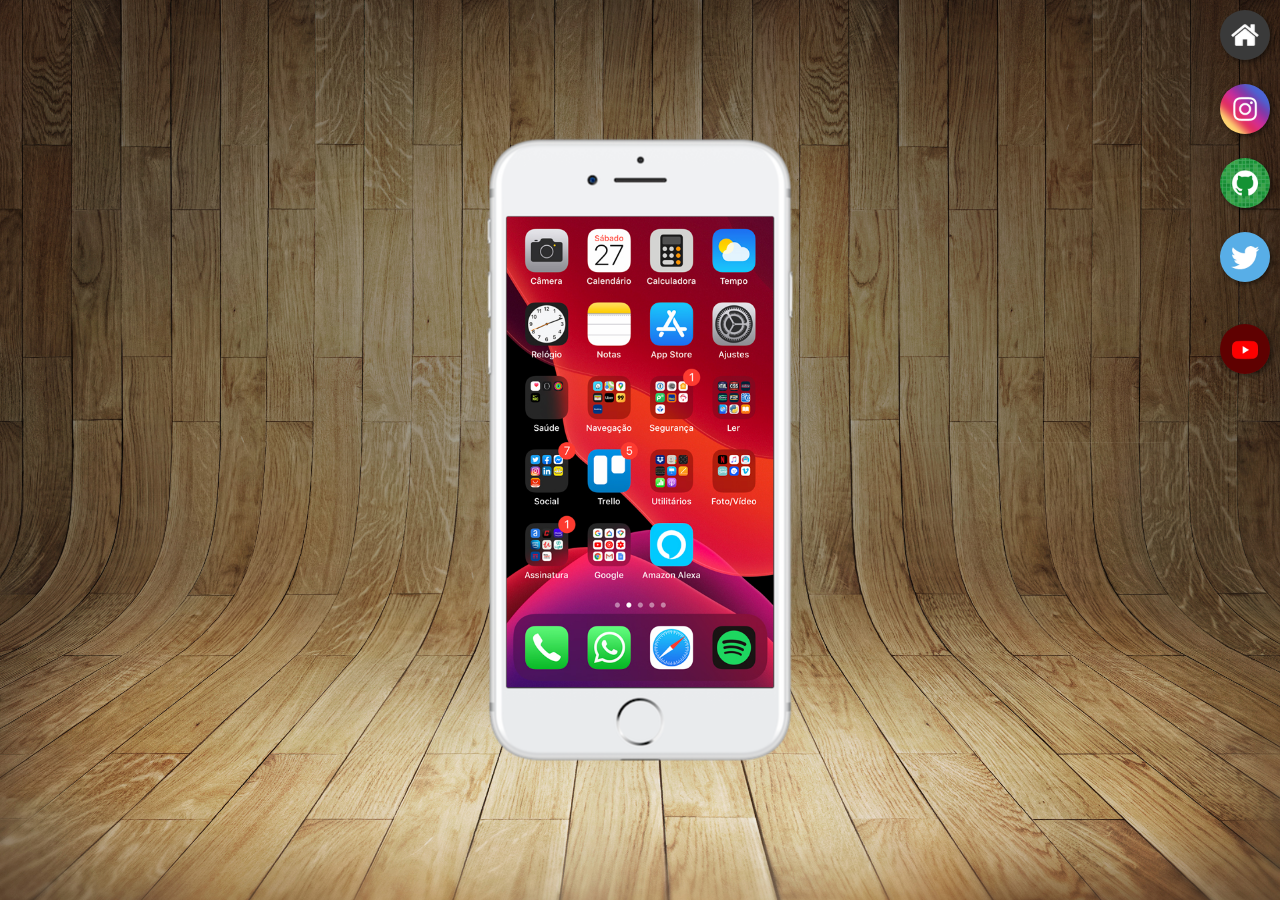
<file: index.html>
<!DOCTYPE html>
<html lang="pt-br">
<head>
  <meta charset="UTF-8">
  <meta http-equiv="X-UA-Compatible" content="IE=edge">
  <meta name="viewport" content="width=device-width, initial-scale=1.0">
  <link rel="shortcut icon" href="favicon.ico" type="image/x-icon">
  <title>Projeto Redes Sociais</title>
  <link rel="stylesheet" href="estilos/style.css">

  
</head>
<body>
    <main>
      <section id="telefone">
        <iframe src="home.html" name="tela" id="tela" frameborder="0" scrooling="auto"></iframe>
      </section>
      <section id="redes-sociais">

        <a href="home.html" target="tela"><img src="imagens/logo-home.jpg" alt="Home"></a><br>
        <a href="instagram.html" target="tela"><img src="imagens/logo-instagram.jpg" alt="Instagram"></a><br>
        <a href="GitHub.html" target="tela"><img src="imagens/logo-github.jpg" alt="Github"></a><br>
        <a href="twitter.html" target="tela"><img src="imagens/logo-twitter.jpg" alt="Twitter"></a><br>
        <br>
        <a href="youtube.html" target="tela"> <img src="imagens/logo-youtube.jpg" alt="Youtube"></a><br>

      </section>
    </main>
  </div>
</body>
</html>
</file>
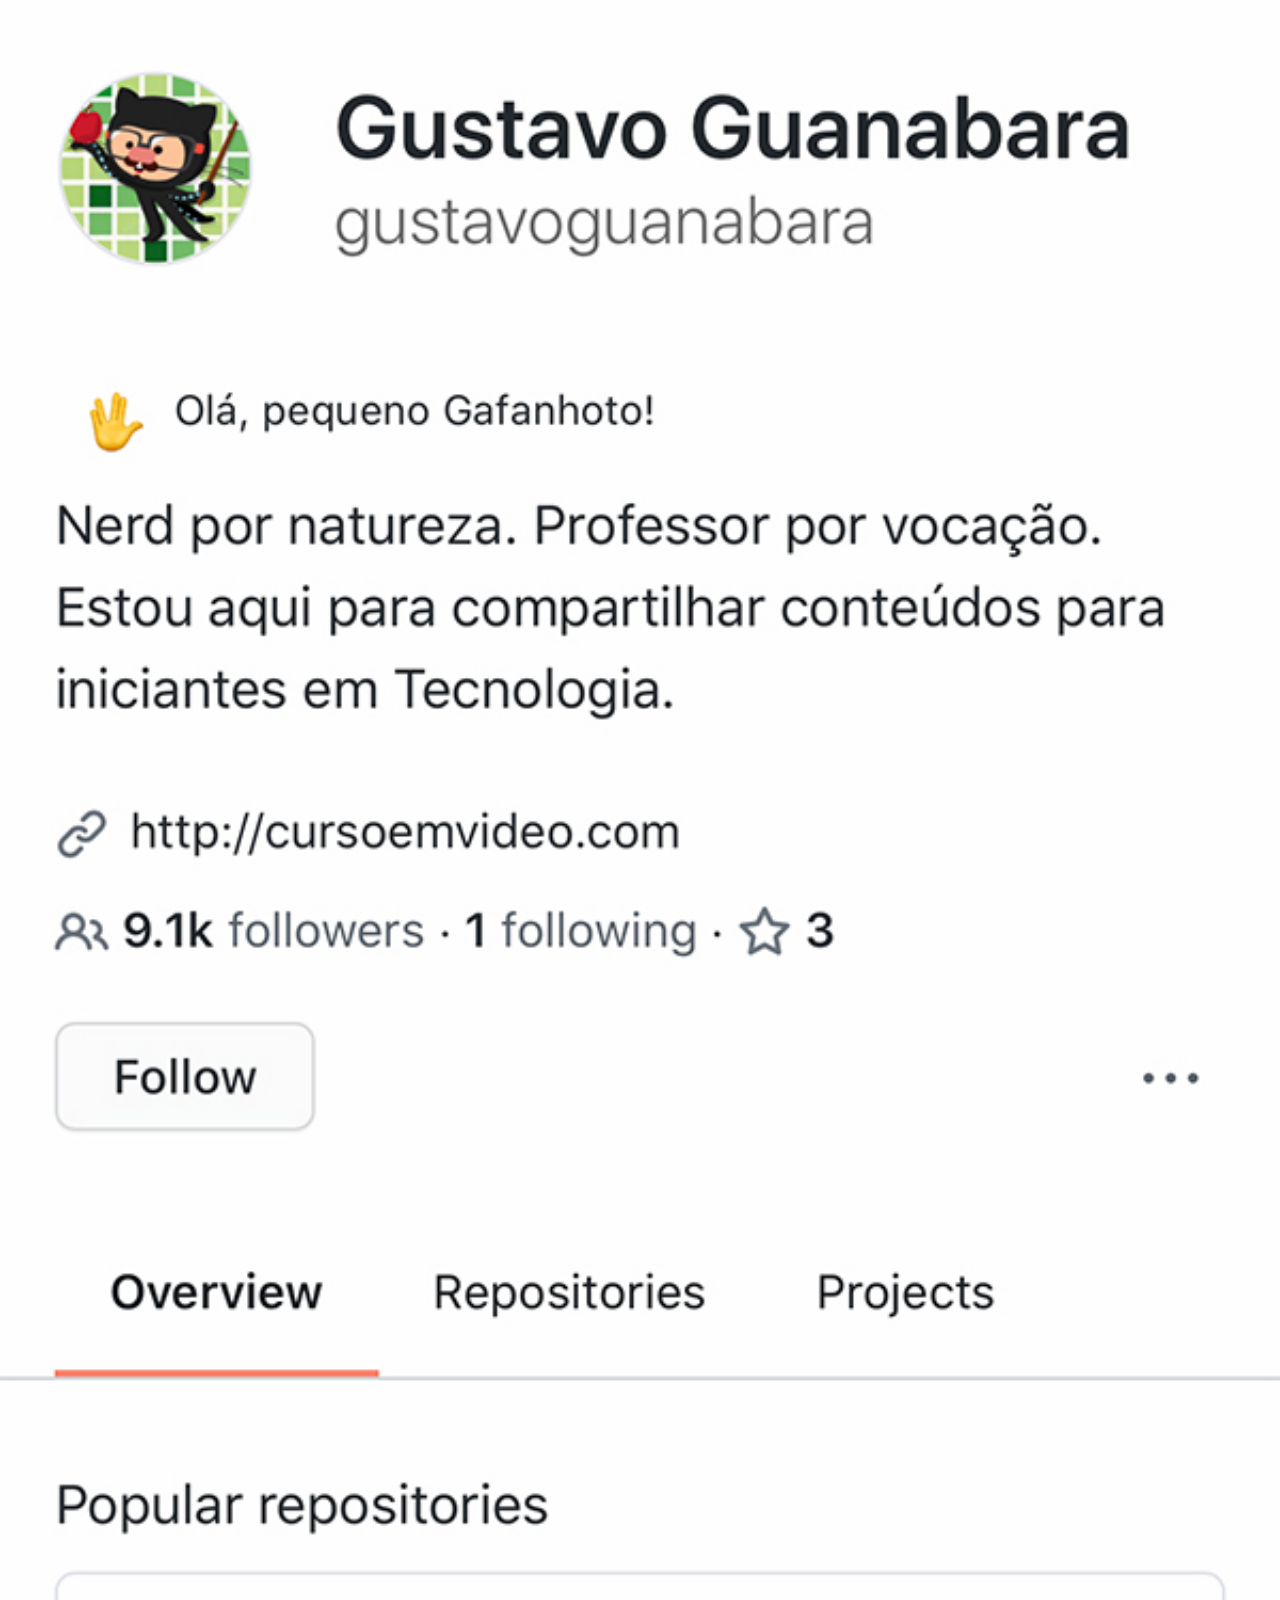
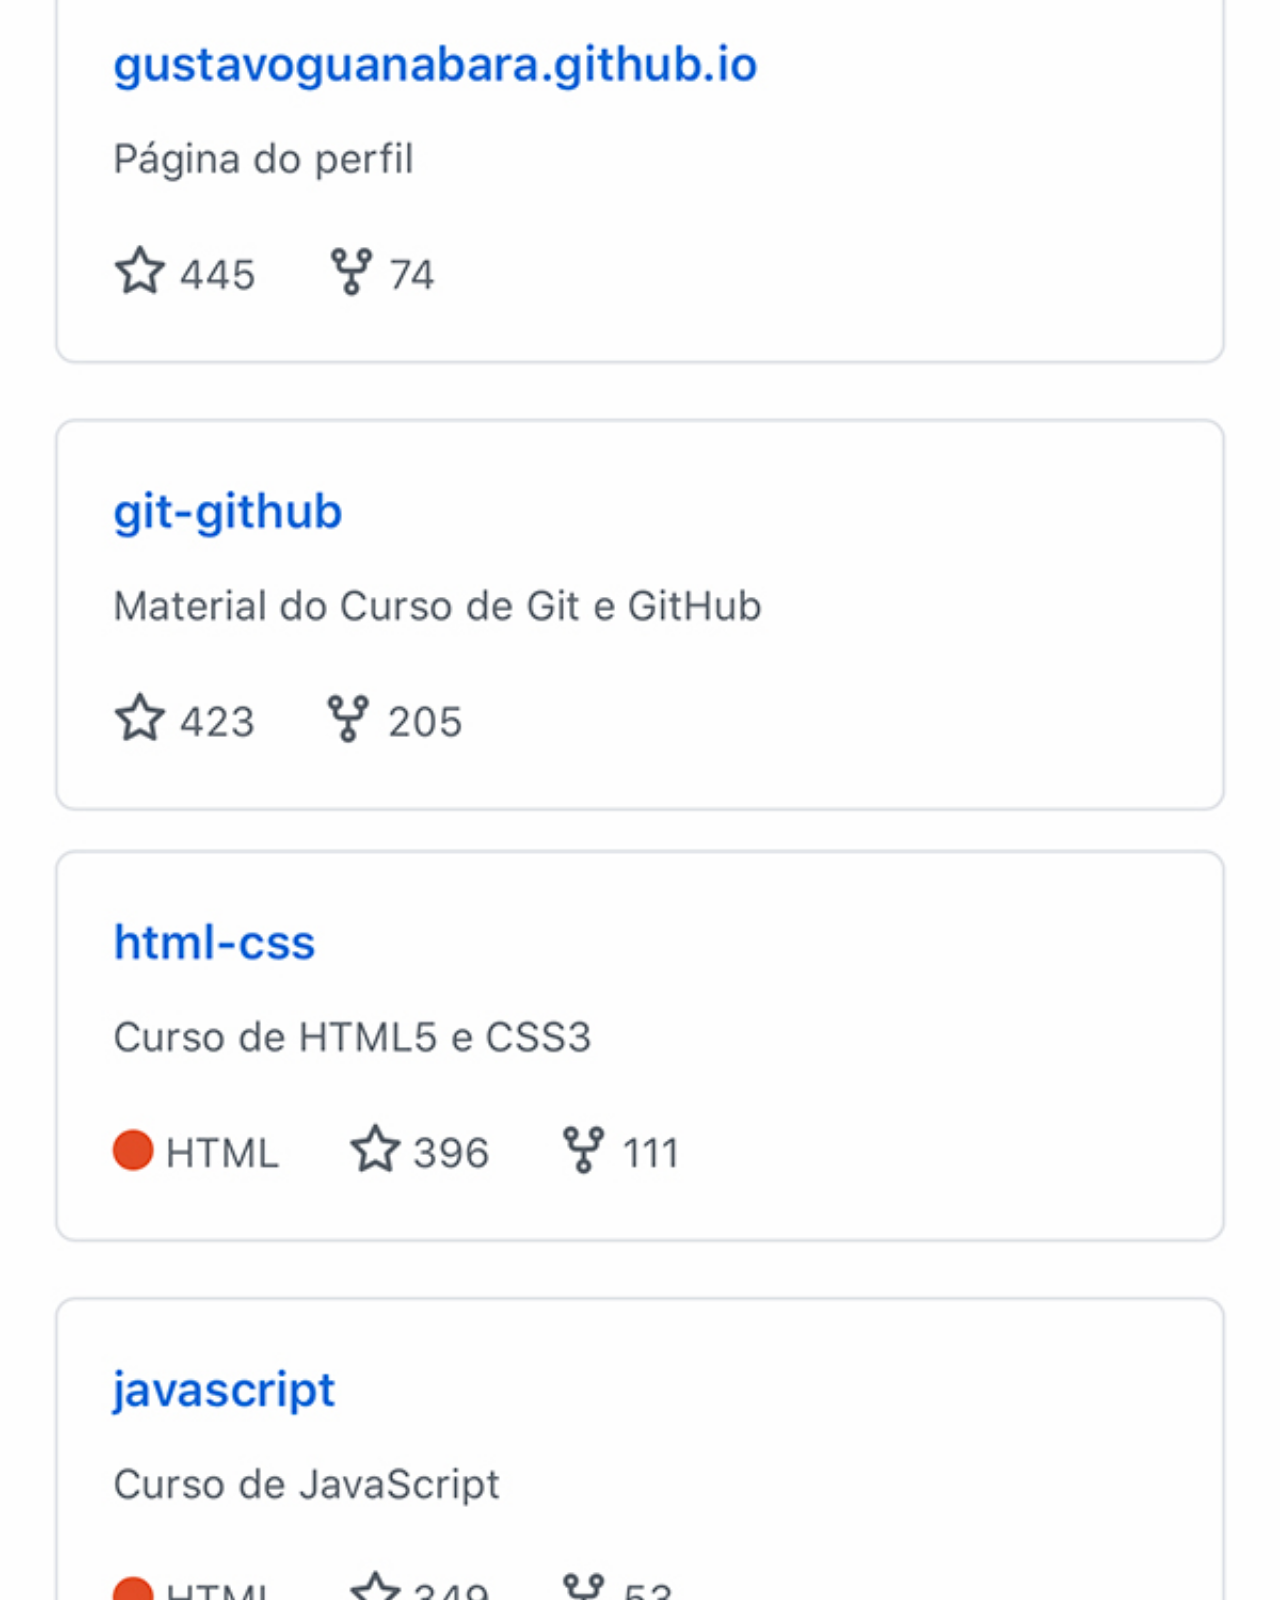
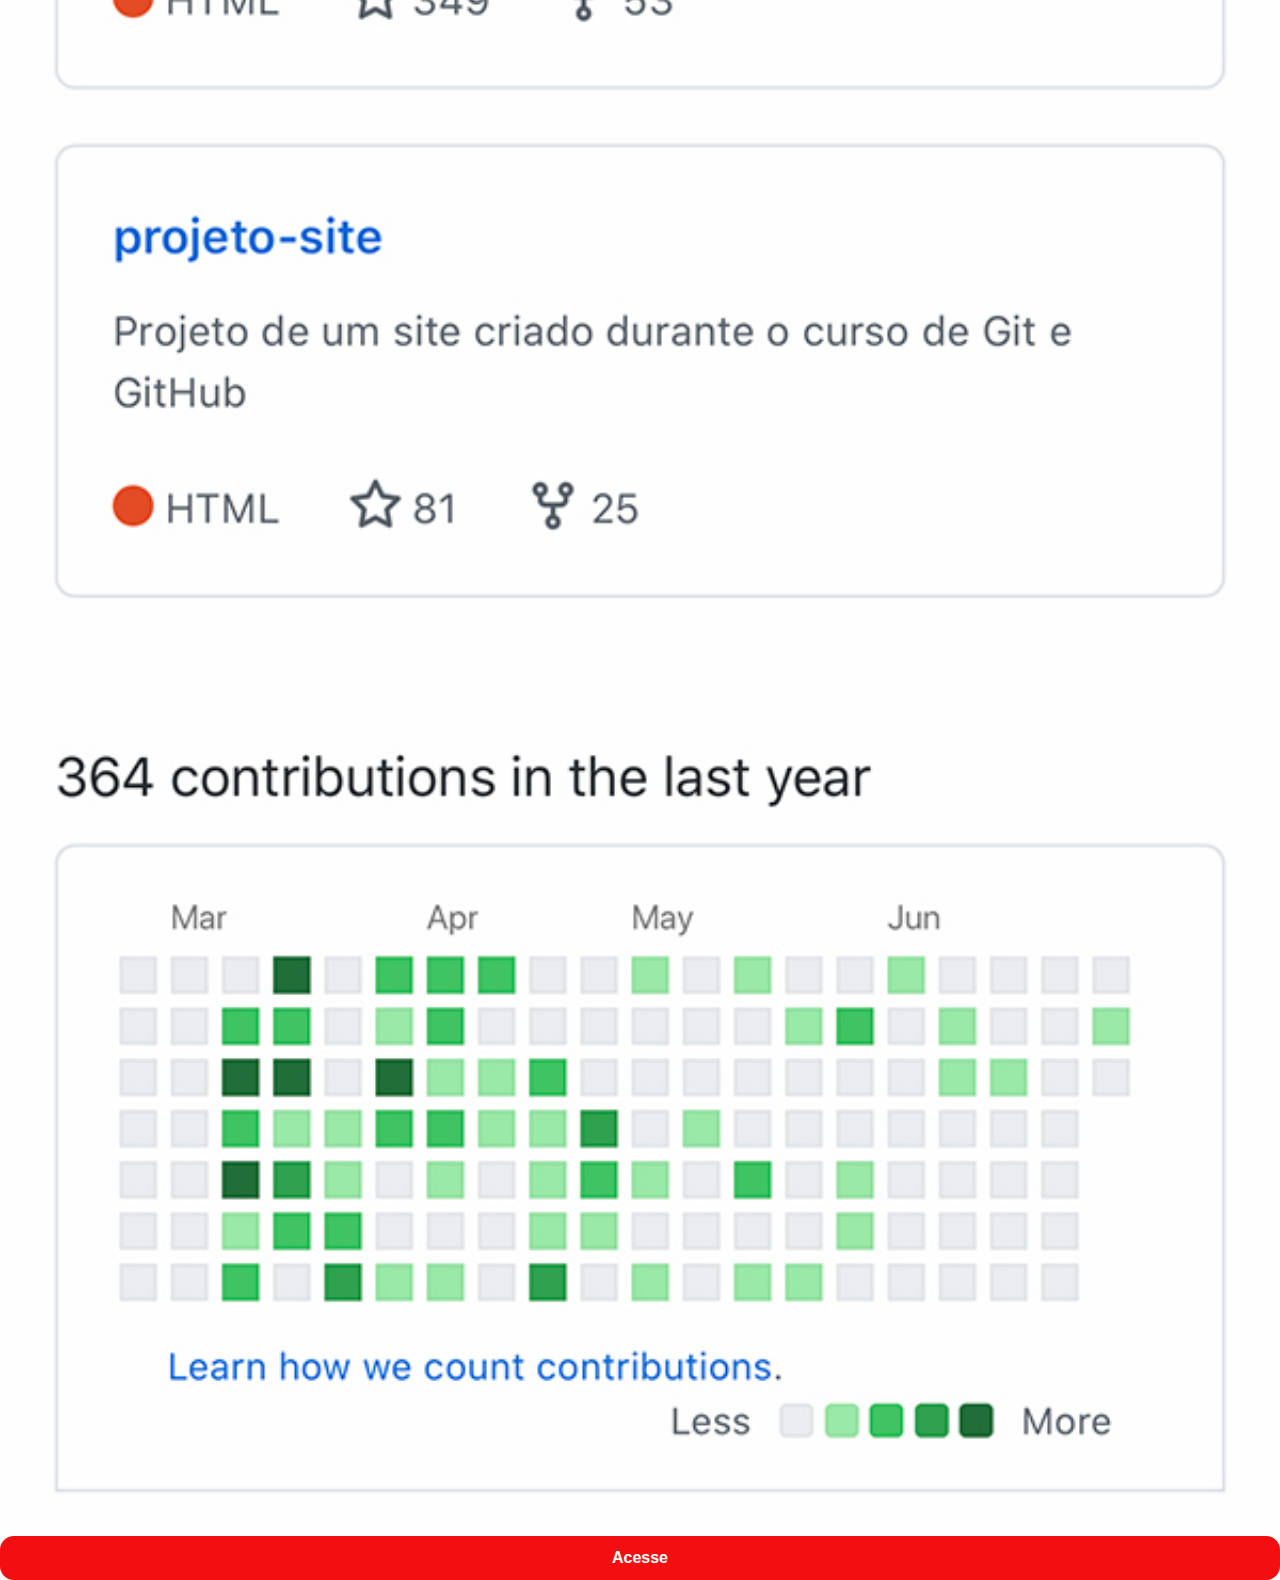
<file: GitHub.html>
<!DOCTYPE html>
<html lang="en">
<head>
  <meta charset="UTF-8">
  <meta http-equiv="X-UA-Compatible" content="IE=edge">
  <meta name="viewport" content="width=device-width, initial-scale=1.0">
  <title>Github</title>
  <link rel="stylesheet" href="estilos/social.css">
</head>
<body>
  <img src="imagens/tela-github.jpg" alt="Github">
  <a href="https://github.com/gustavoguanabara">Acesse</a>
</body>
</html>
</file>
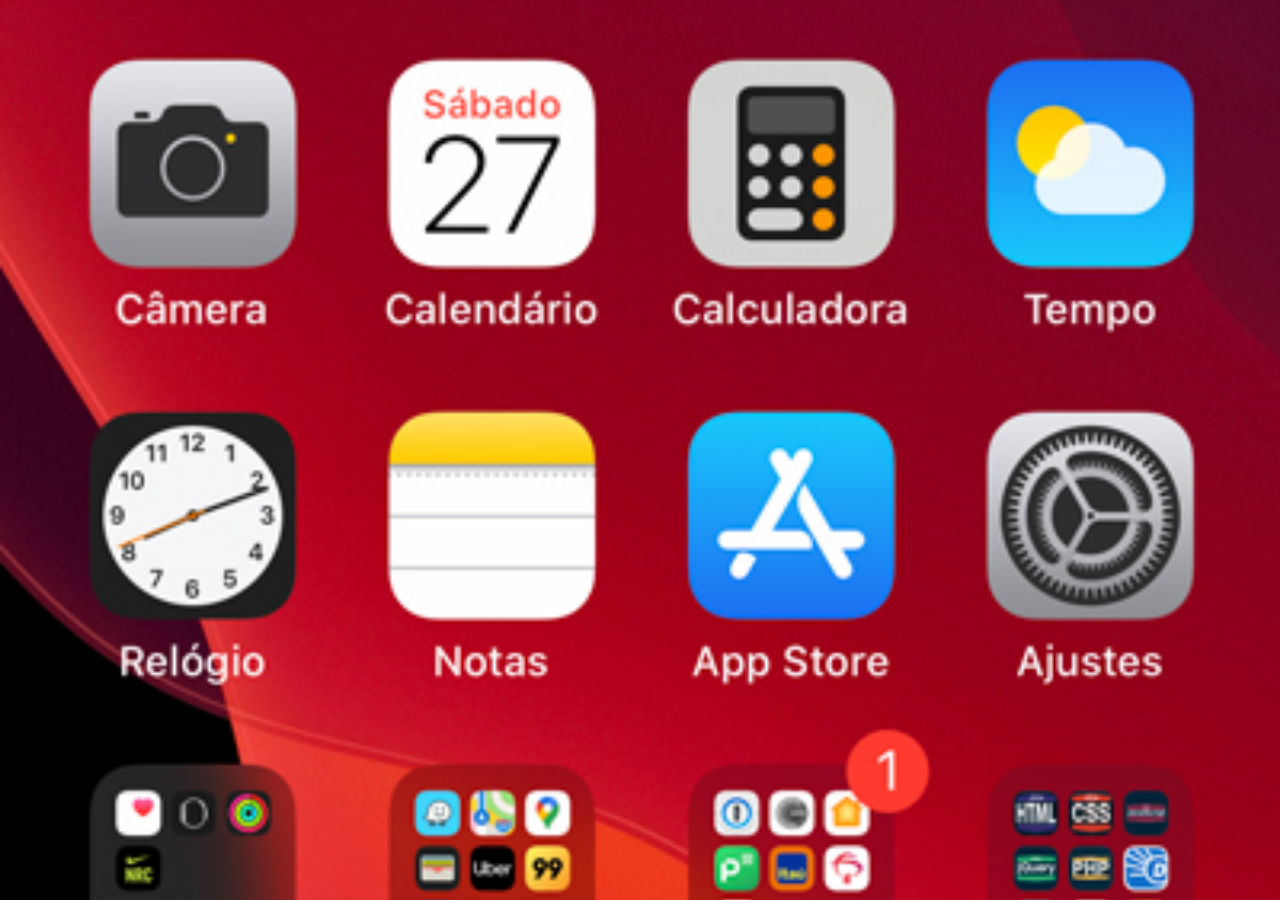
<file: home.html>
<!DOCTYPE html>
<html lang="en">
<head>
  <meta charset="UTF-8">
  <meta http-equiv="X-UA-Compatible" content="IE=edge">
  <meta name="viewport" content="width=device-width, initial-scale=1.0">
  <title>Home</title>
  <style>
    *{
      padding: 0px;
      margin: 0px;
    }

    body{
      height: 100vh;
      width: 100vw;
      background: url('imagens/tela-home.jpg') no-repeat top center;
      background-size: cover;
    }
  </style>
</head>
<body>
  
</body>
</html>
</file>
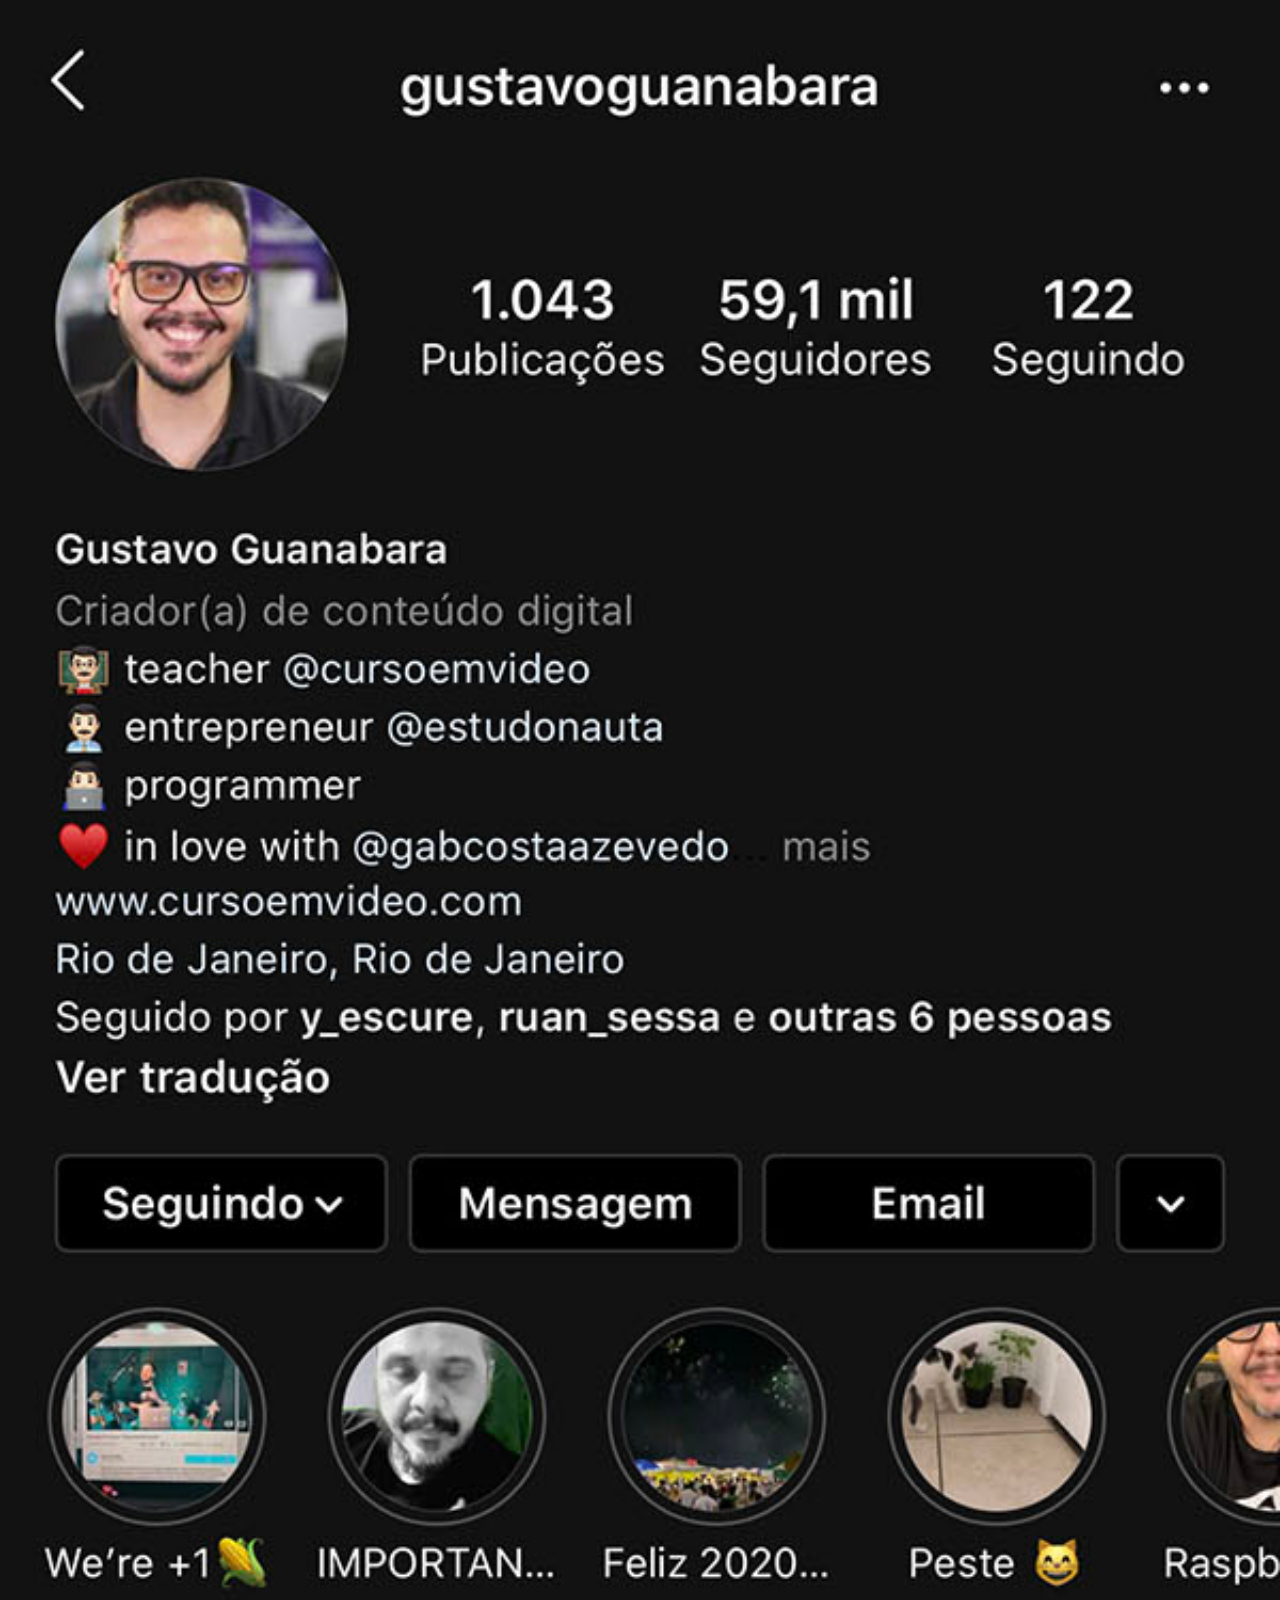
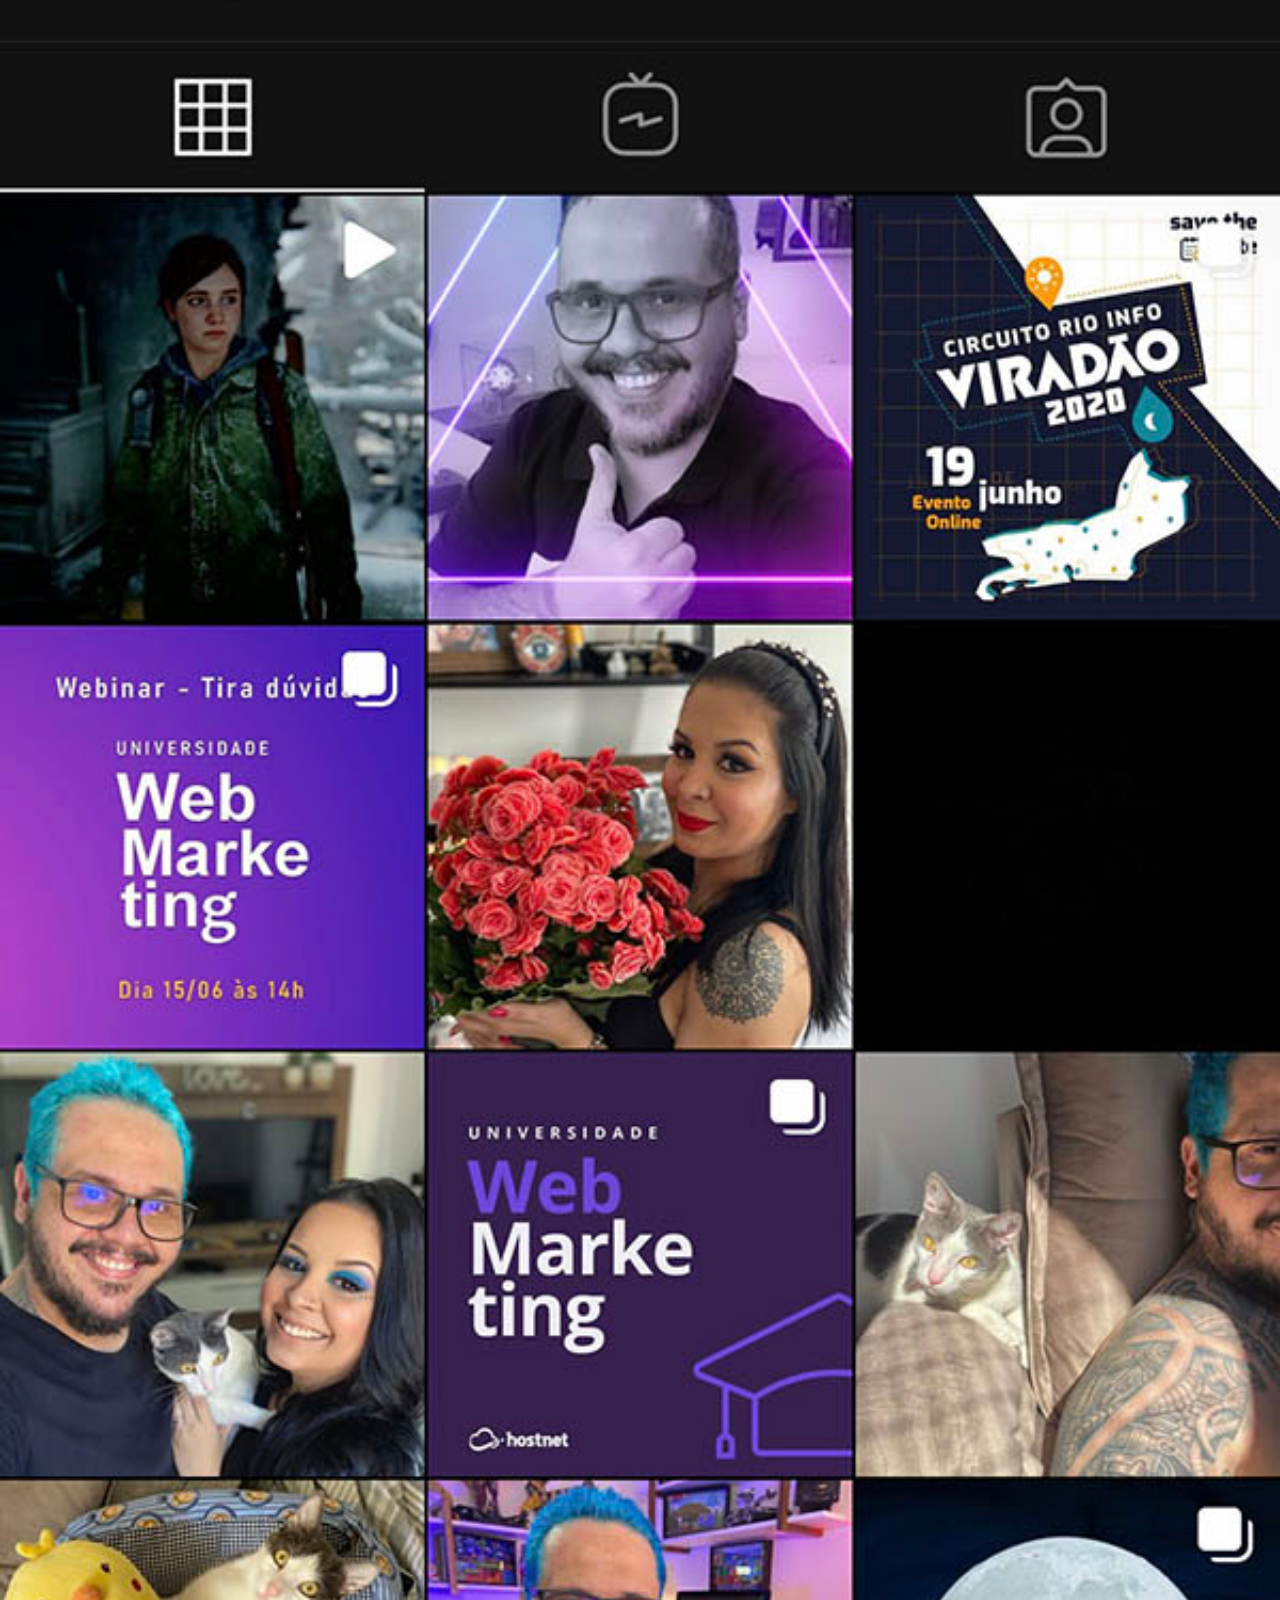
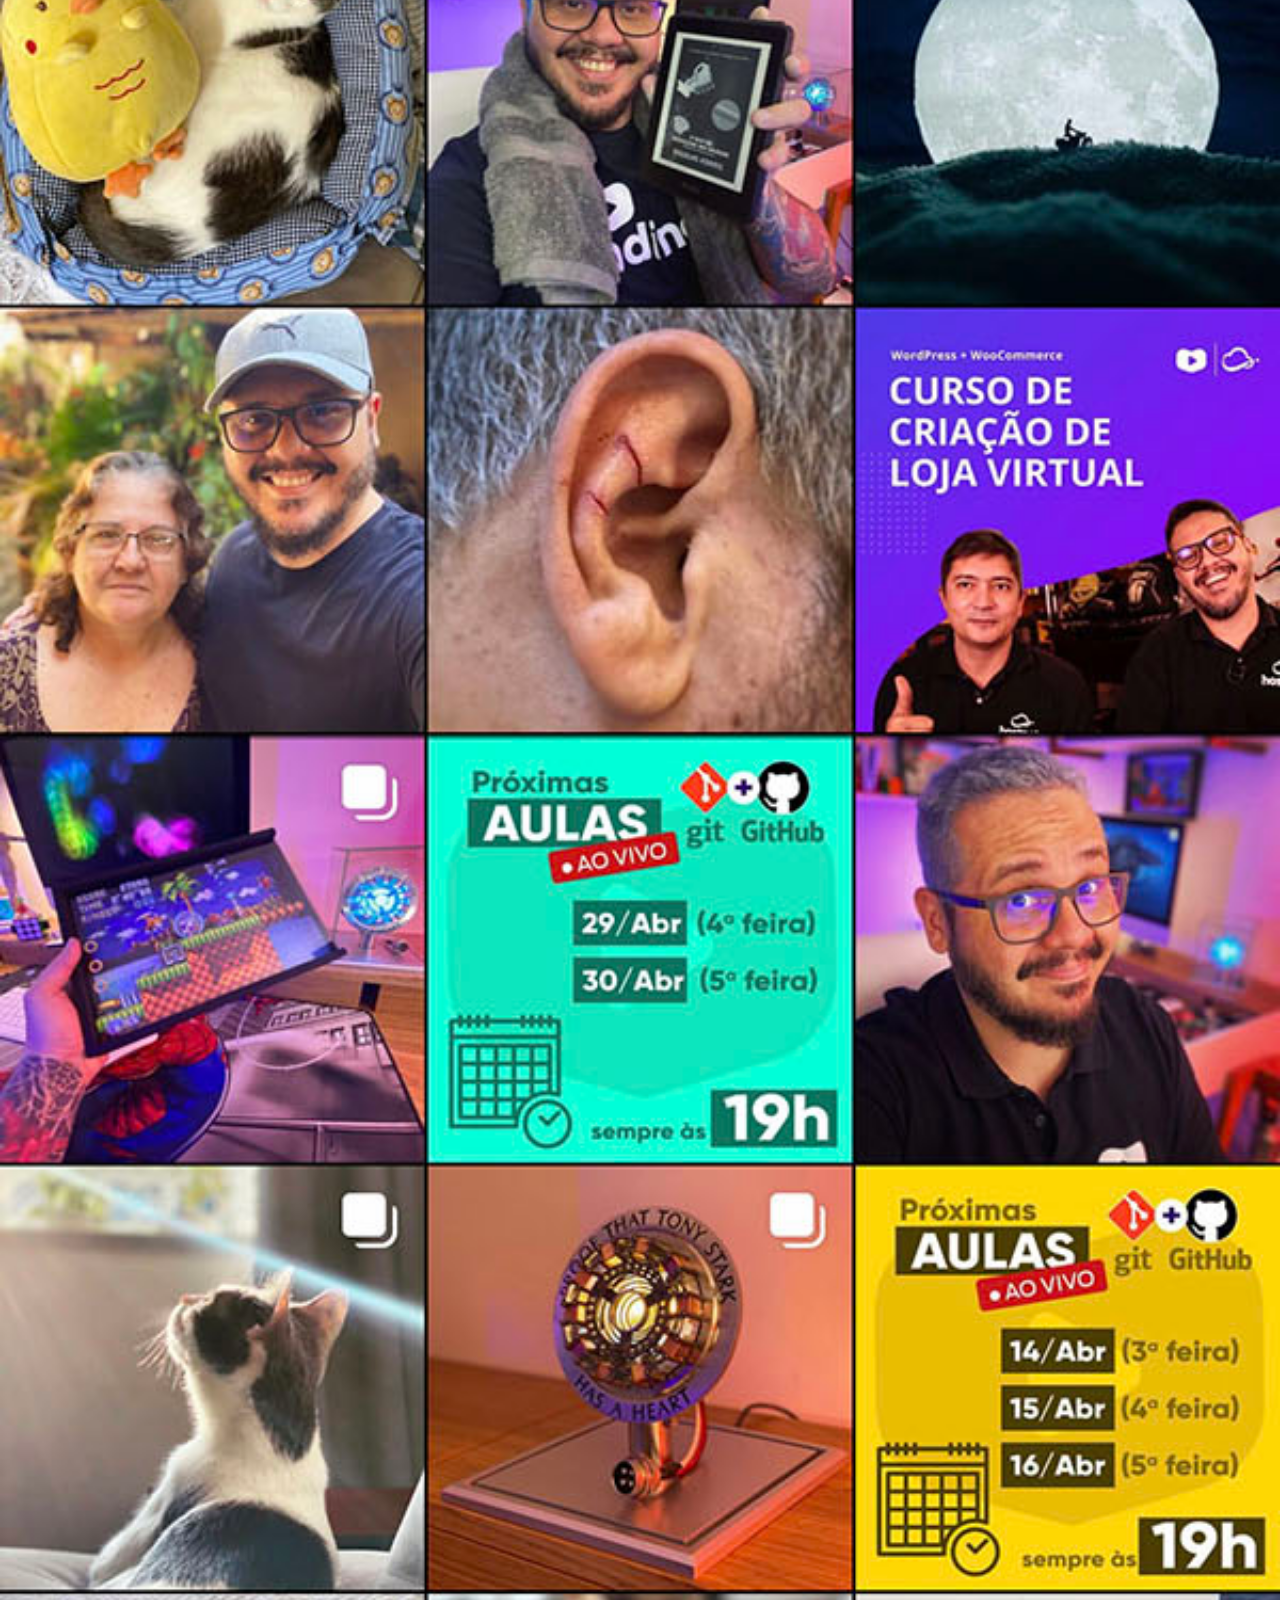
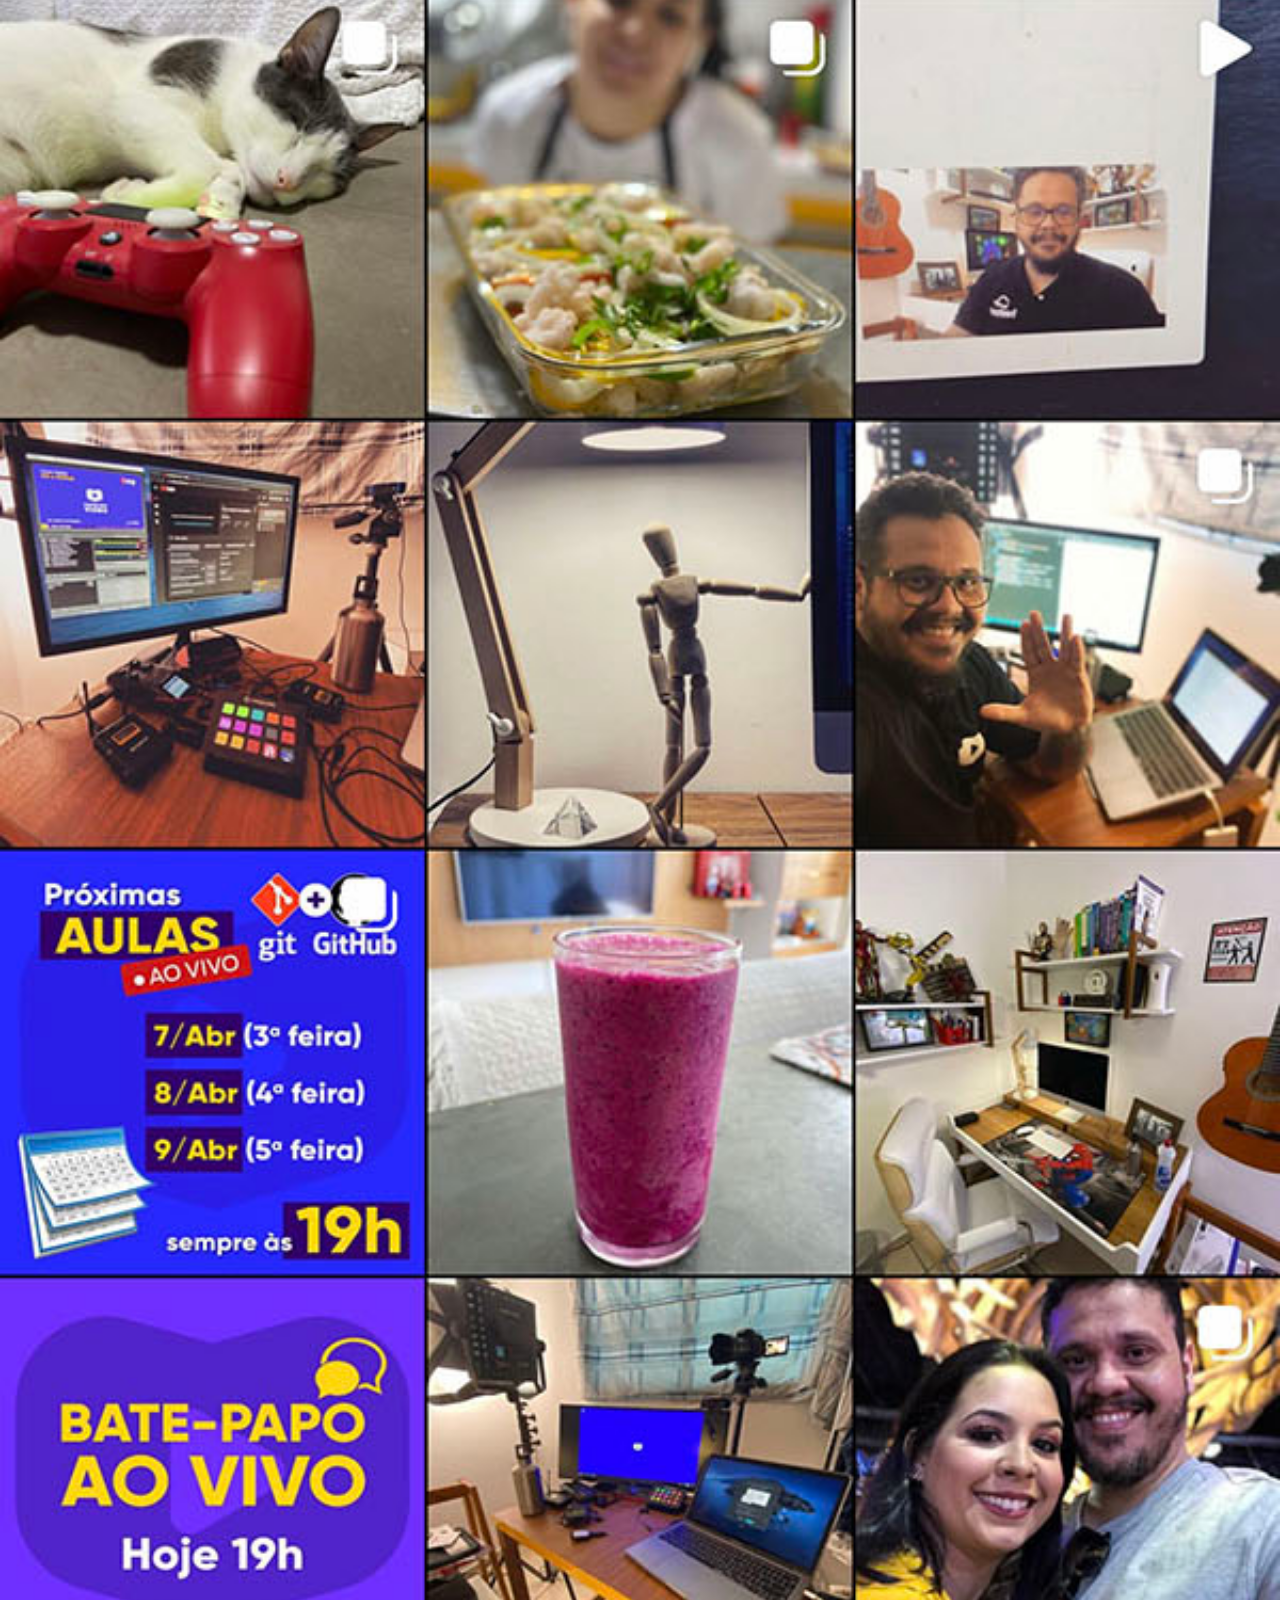
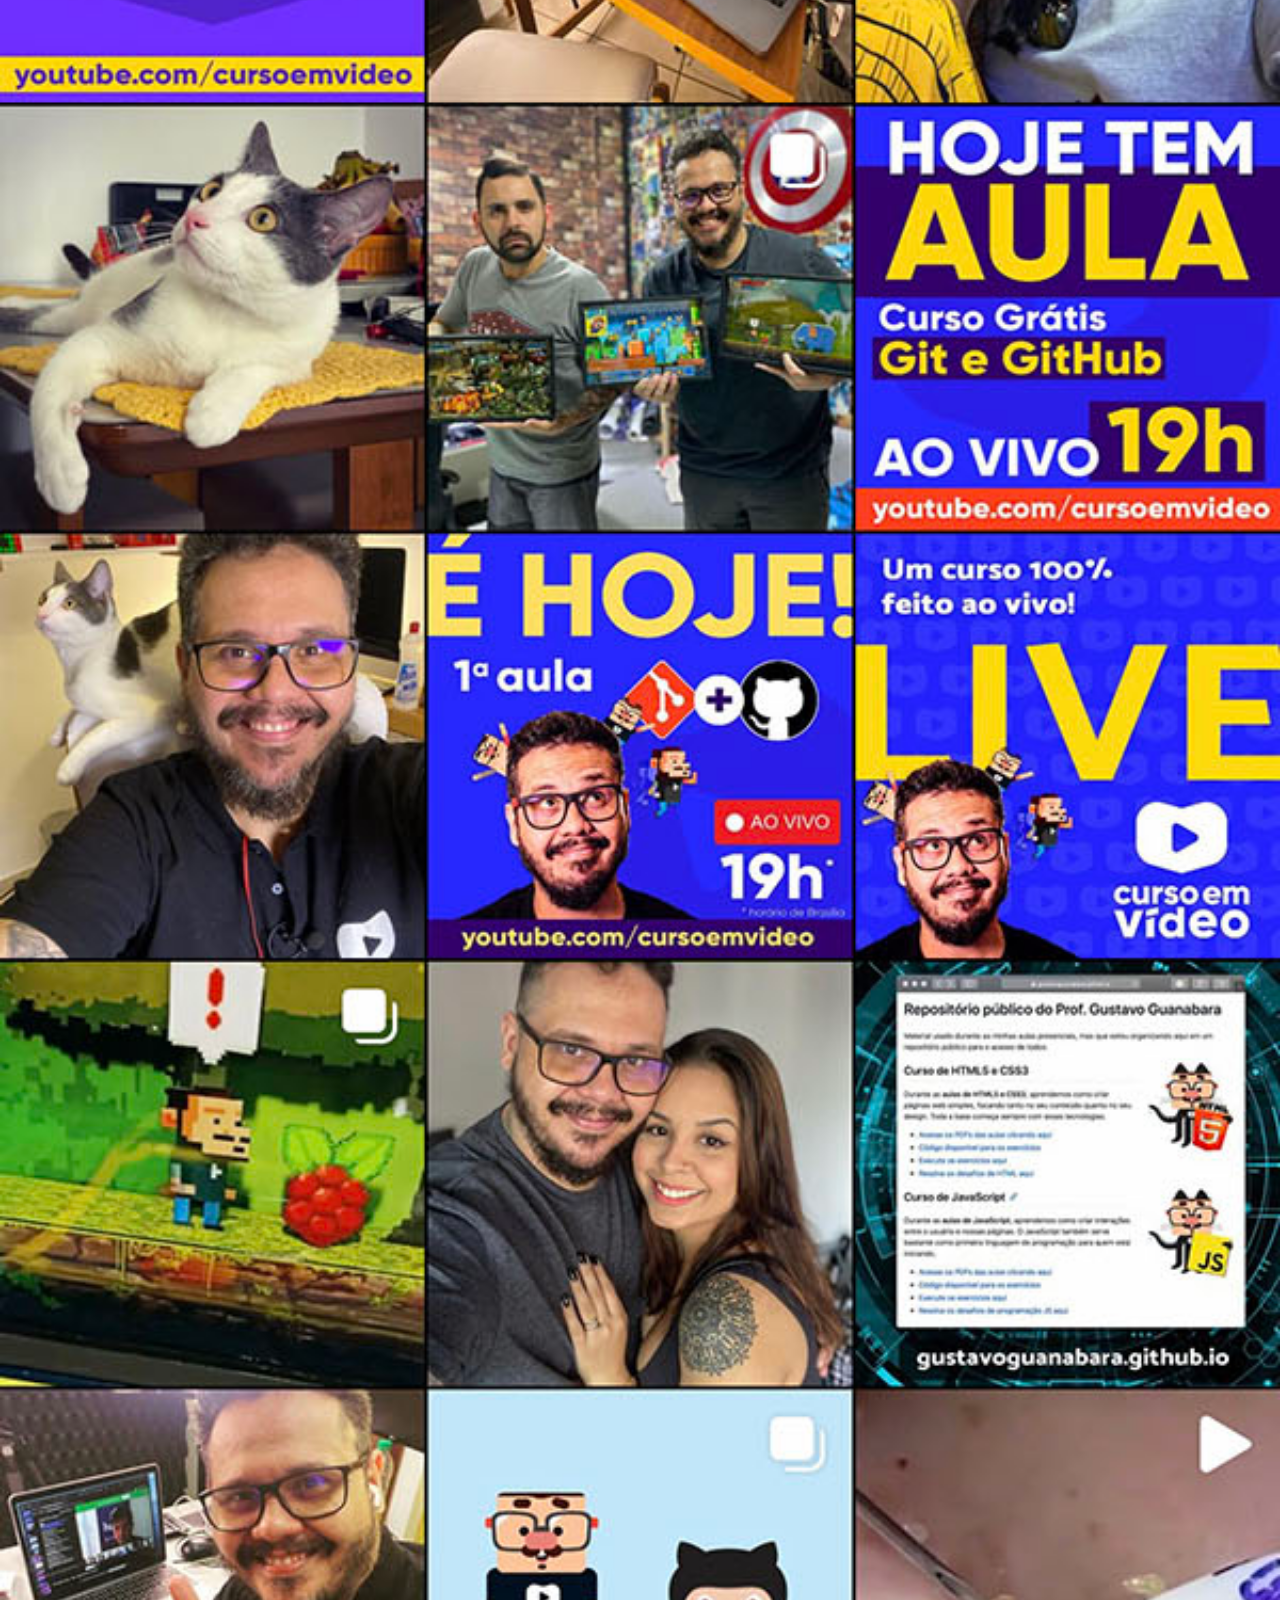
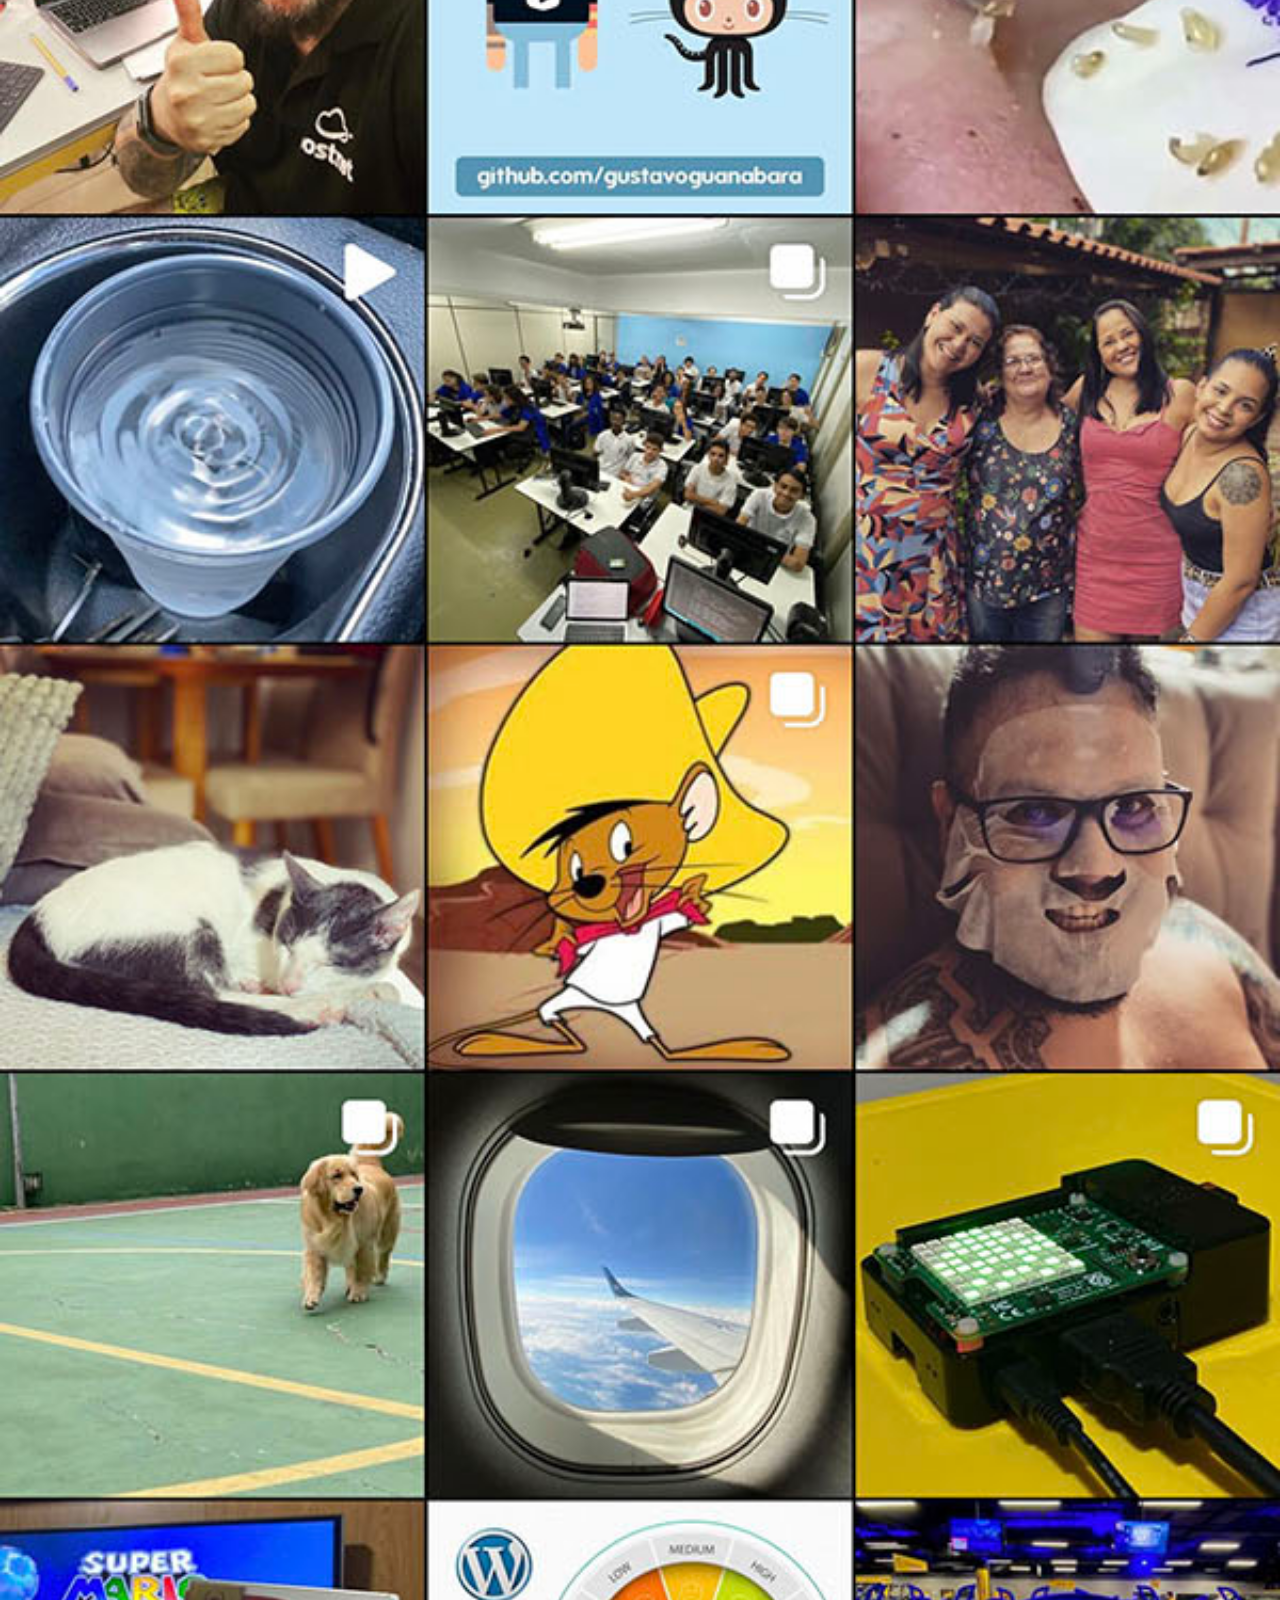
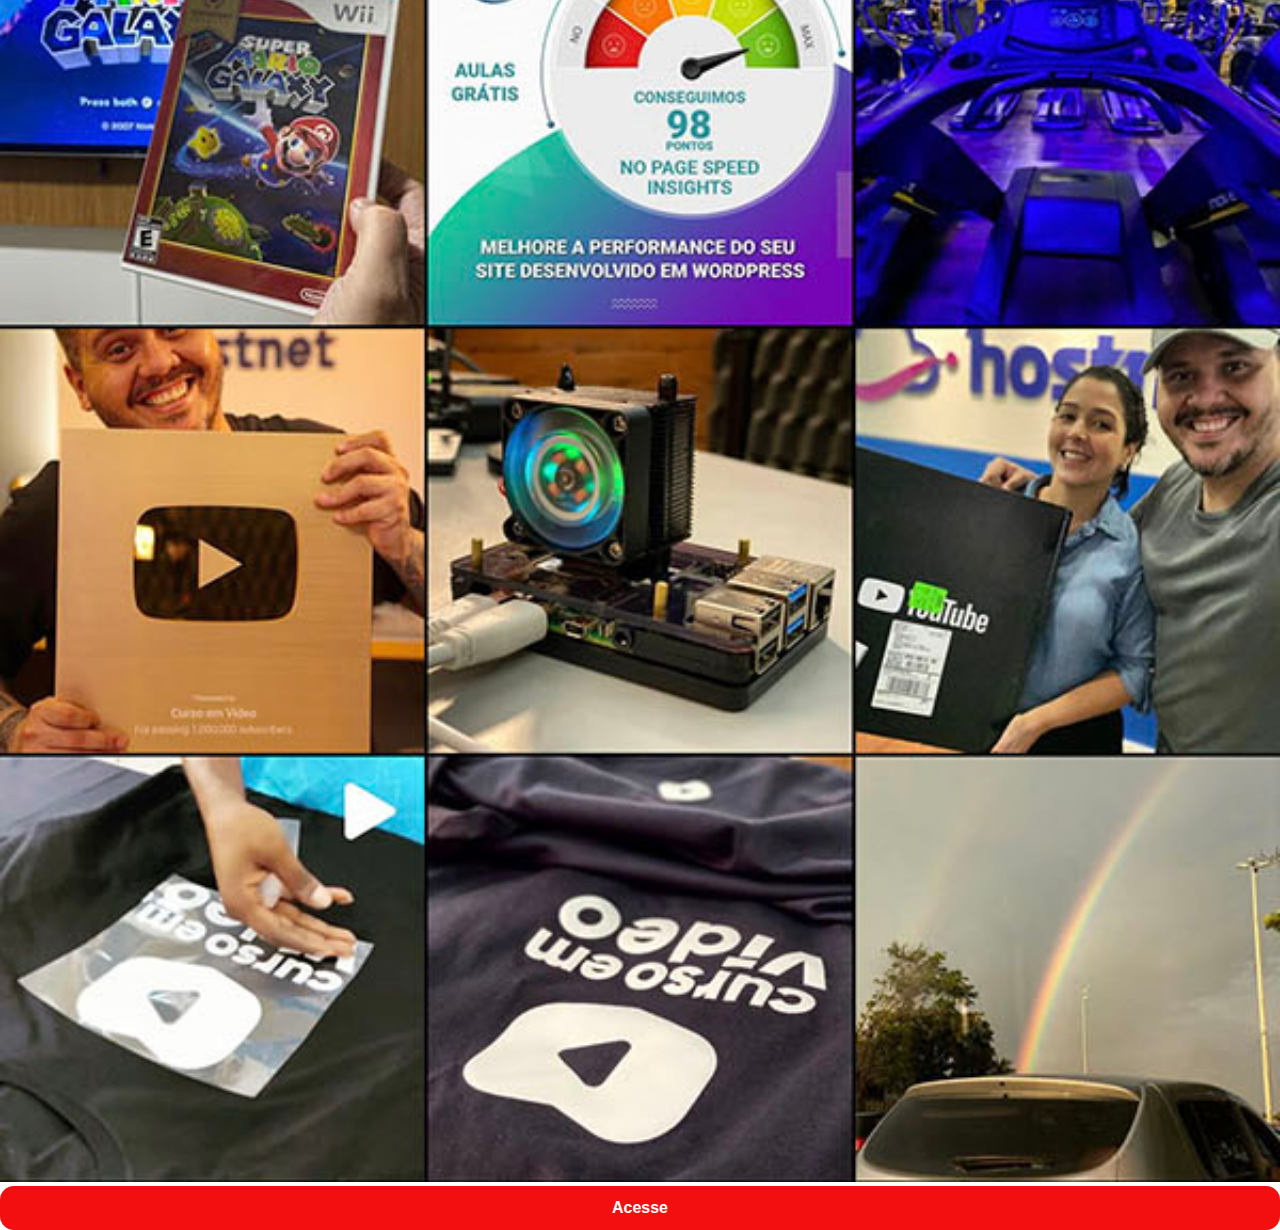
<file: instagram.html>
<!DOCTYPE html>
<html lang="en">
<head>
  <meta charset="UTF-8">
  <meta http-equiv="X-UA-Compatible" content="IE=edge">
  <meta name="viewport" content="width=device-width, initial-scale=1.0">
  <title>Instagram</title>
  <link rel="stylesheet" href="estilos/social.css">
</head>
<body>
  <img src="imagens/tela-instagram.jpg" alt="Instagram">
  <a href="https://www.instagram.com/gustavoguanabara/" target="_blank">Acesse</a>
</body>
</html>
</file>
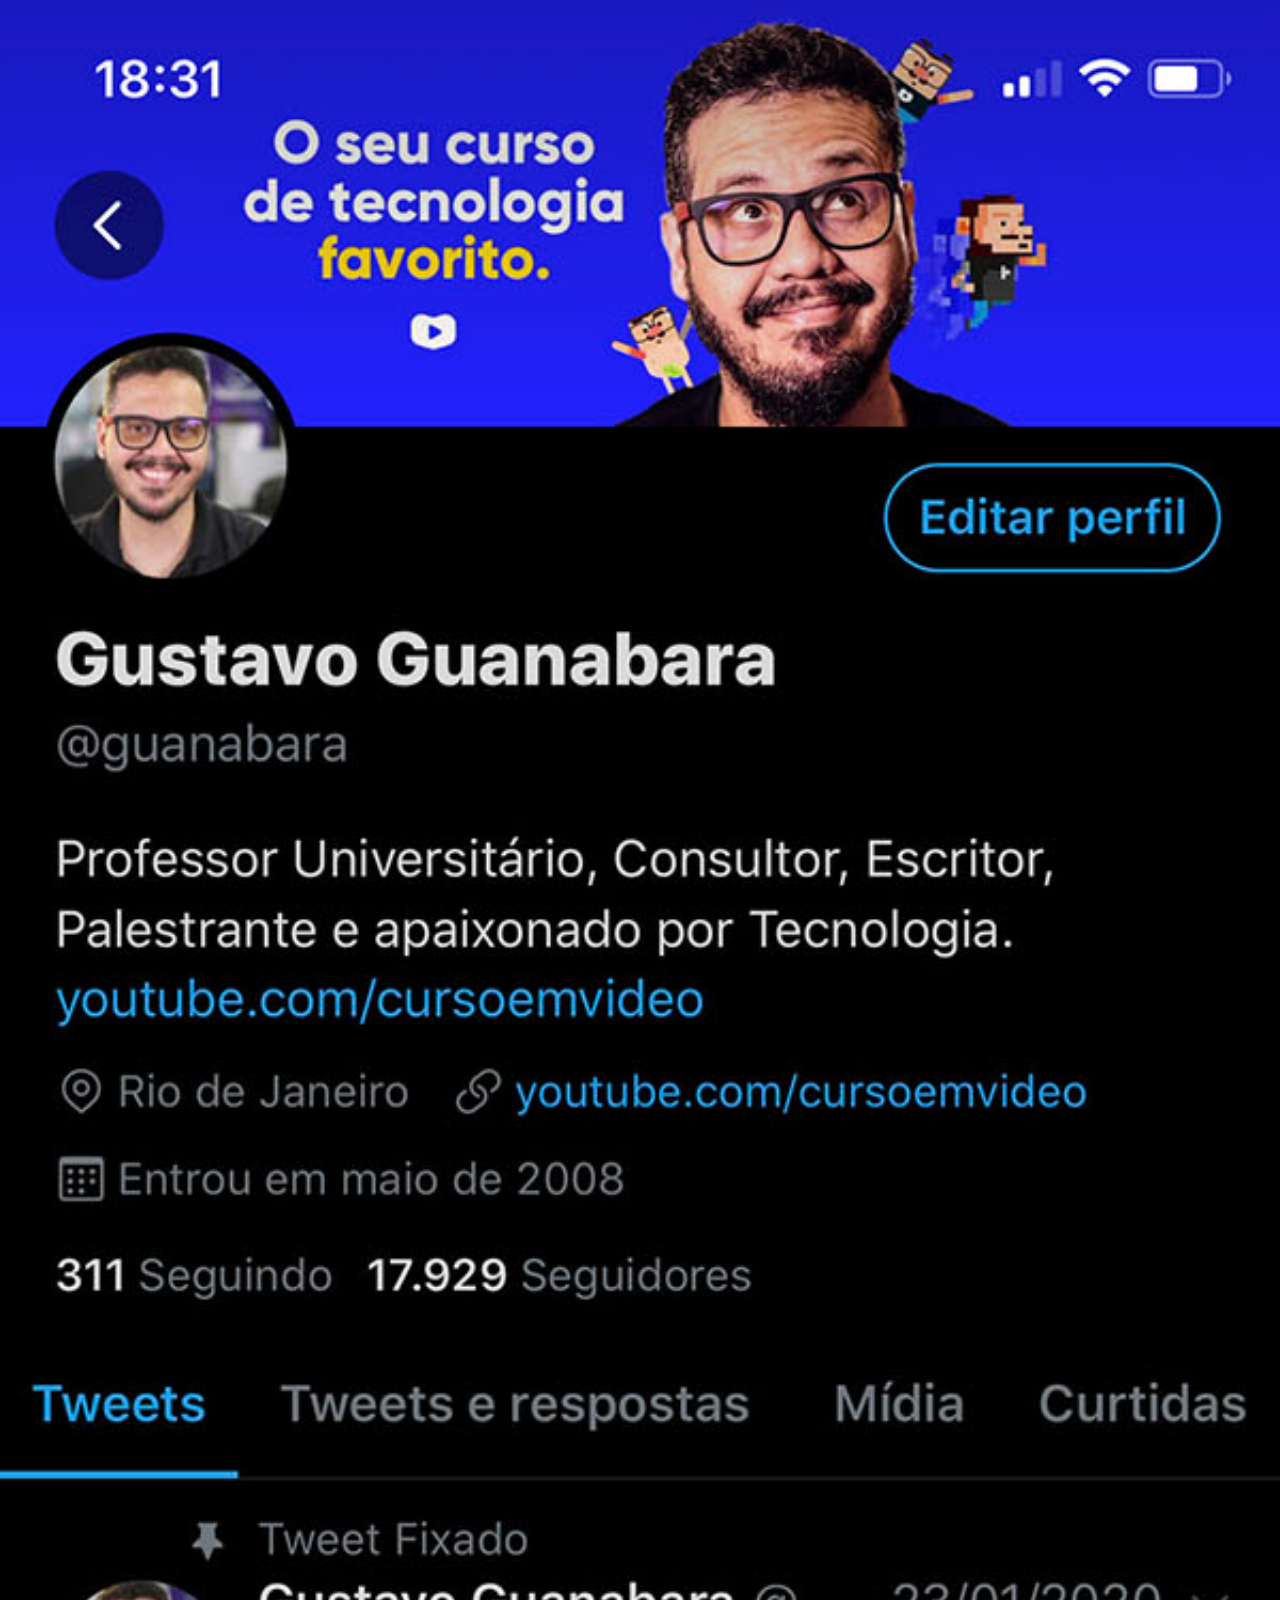
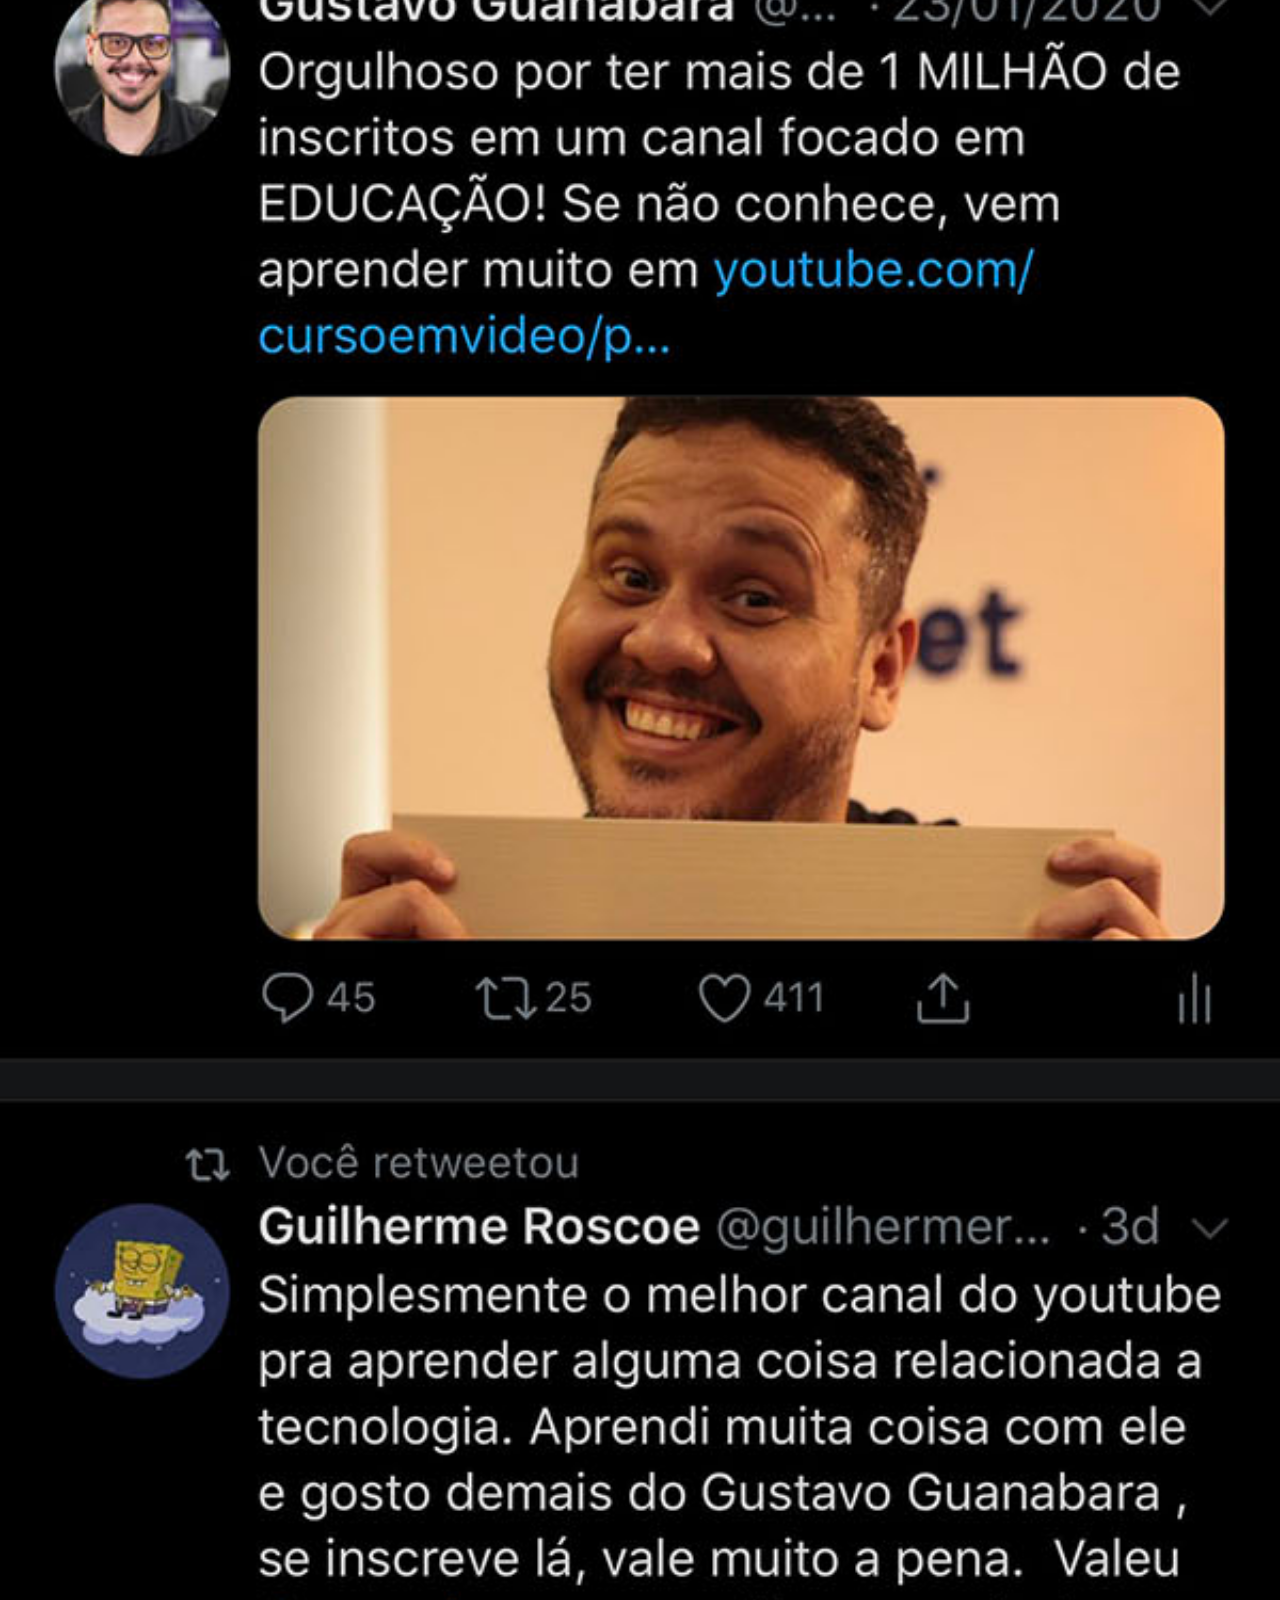
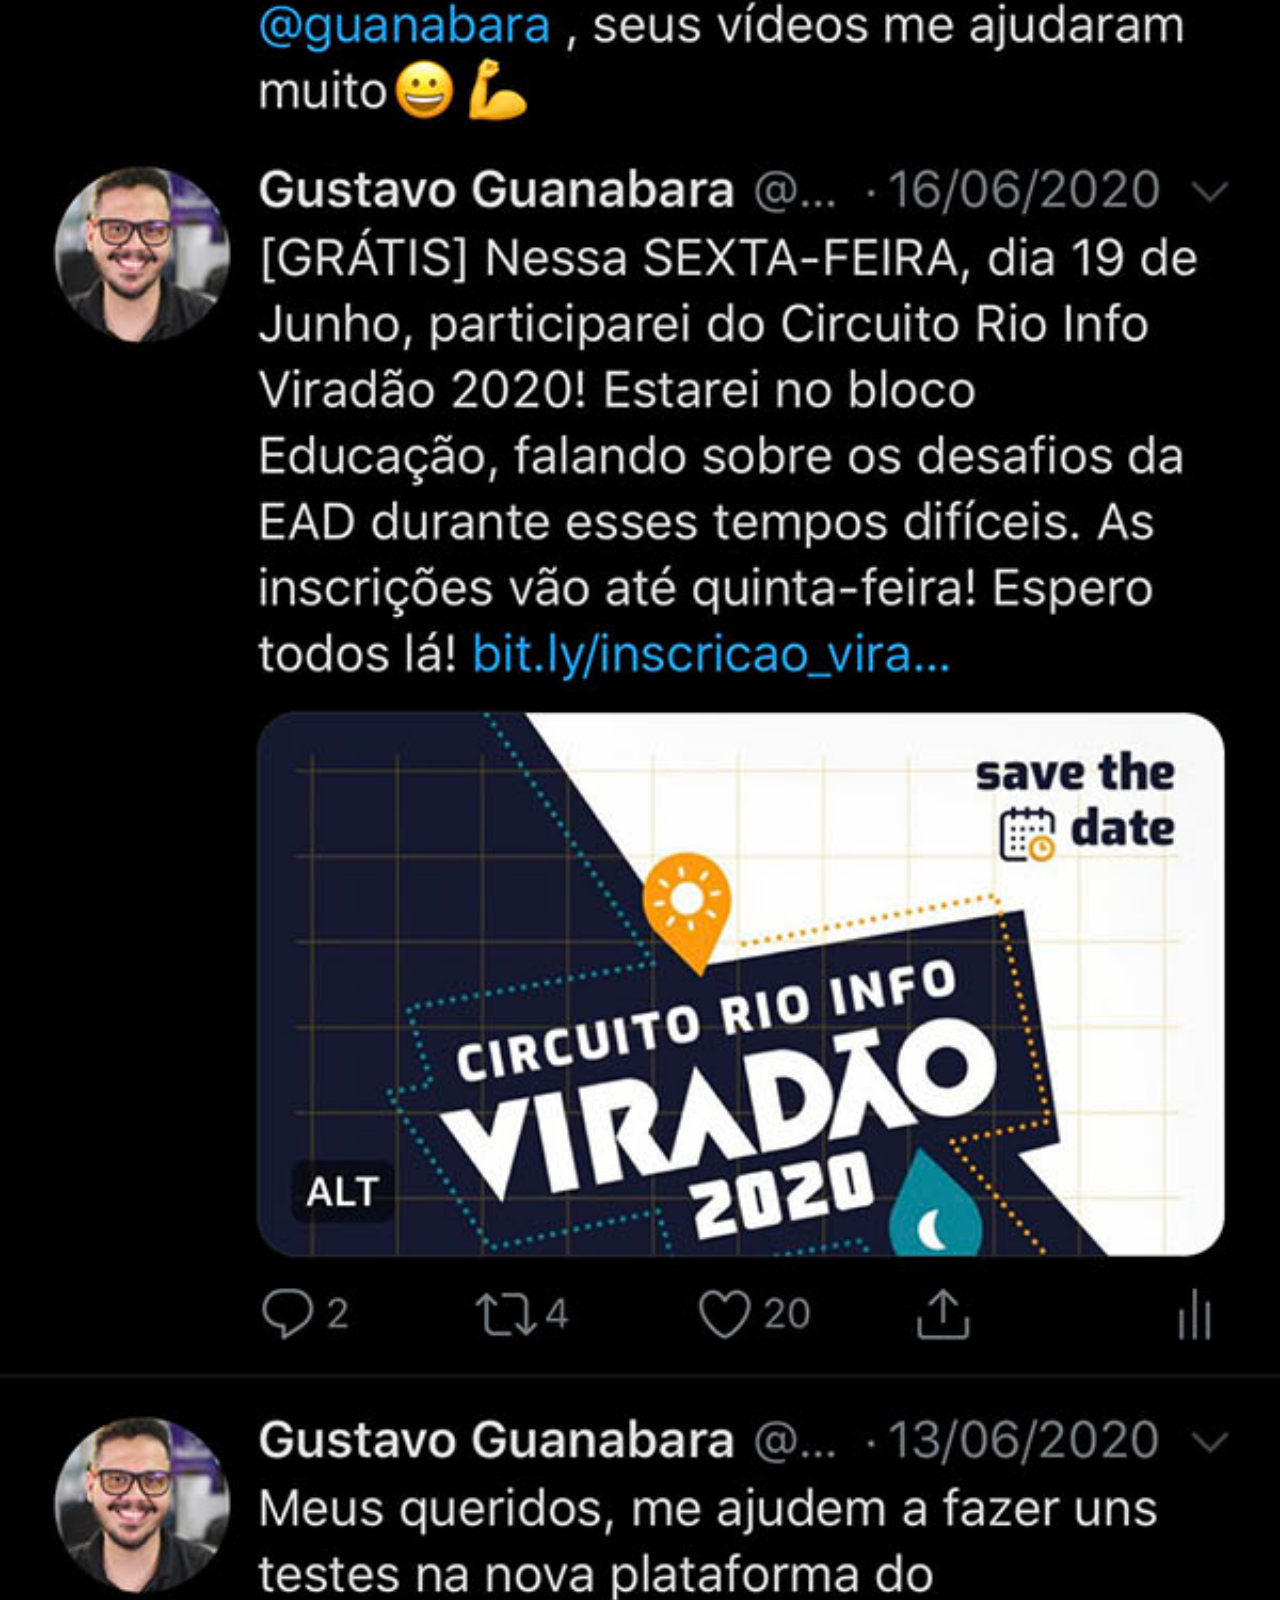
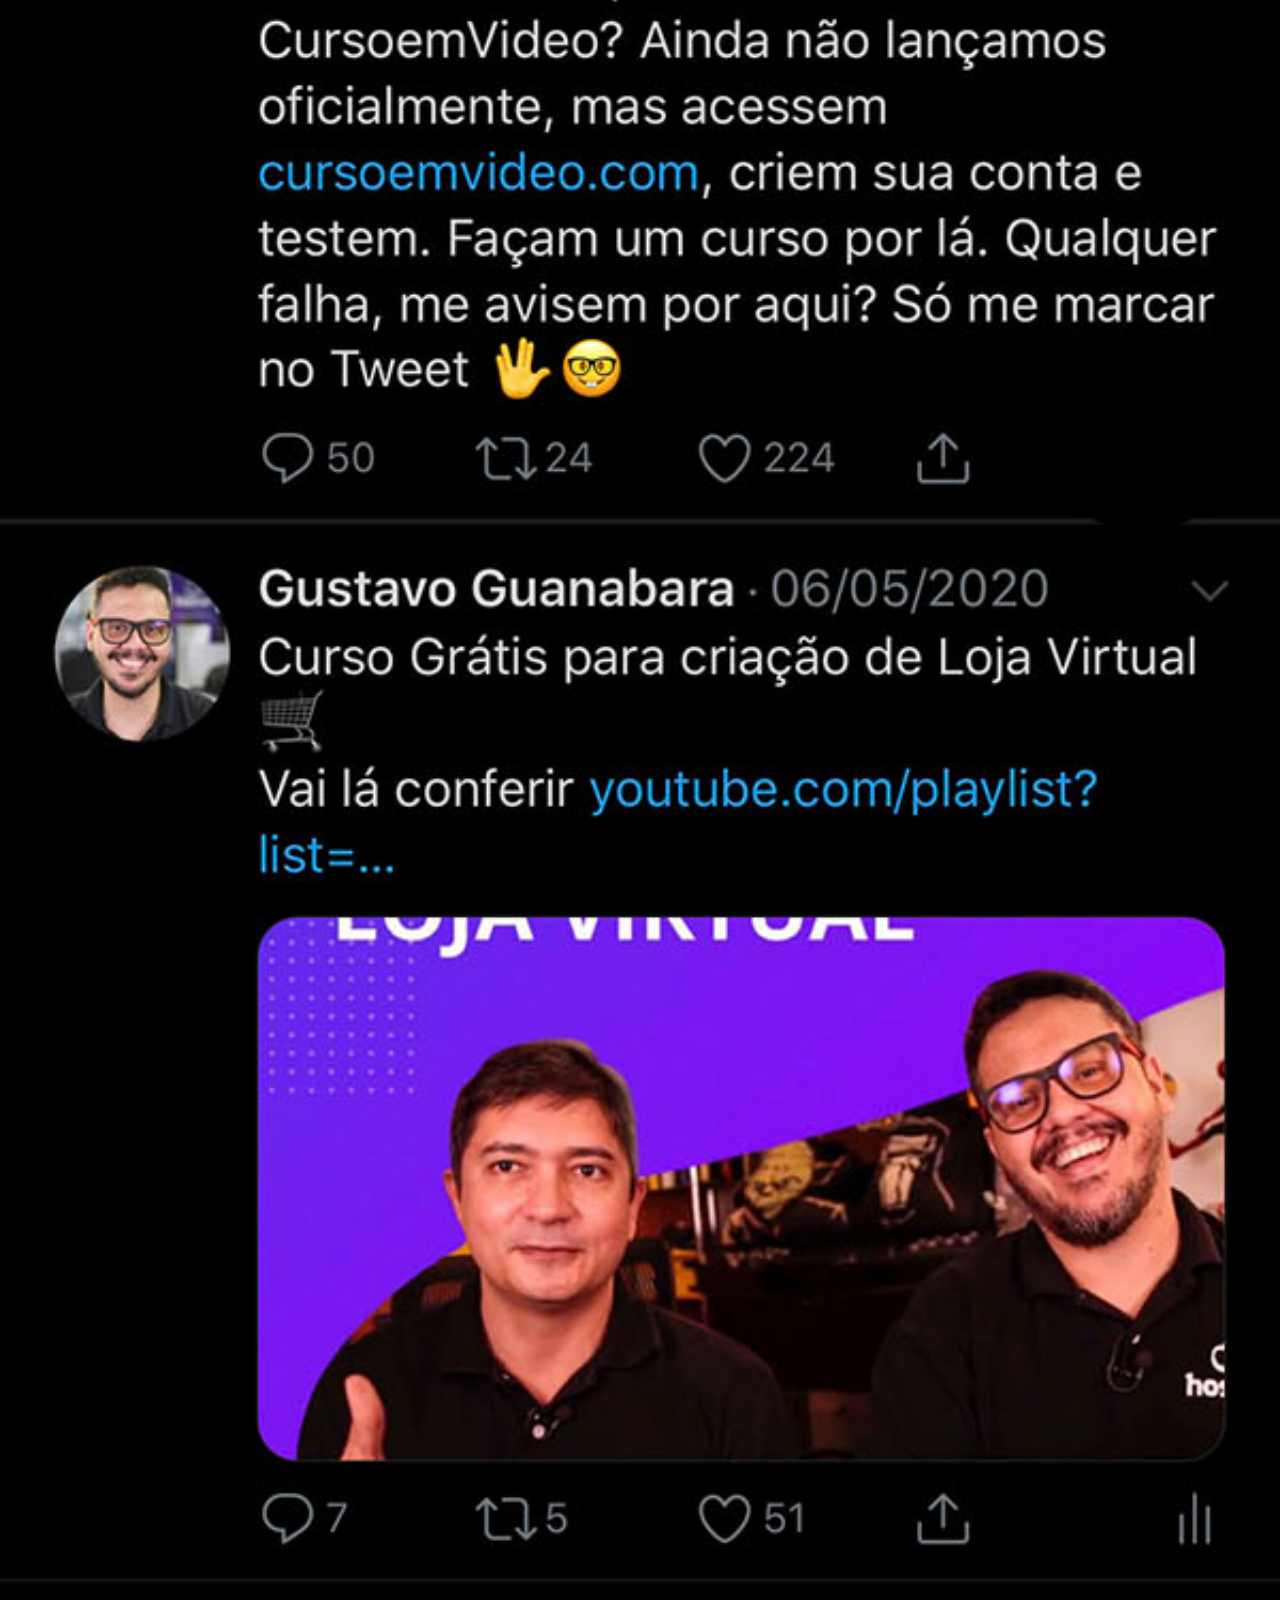
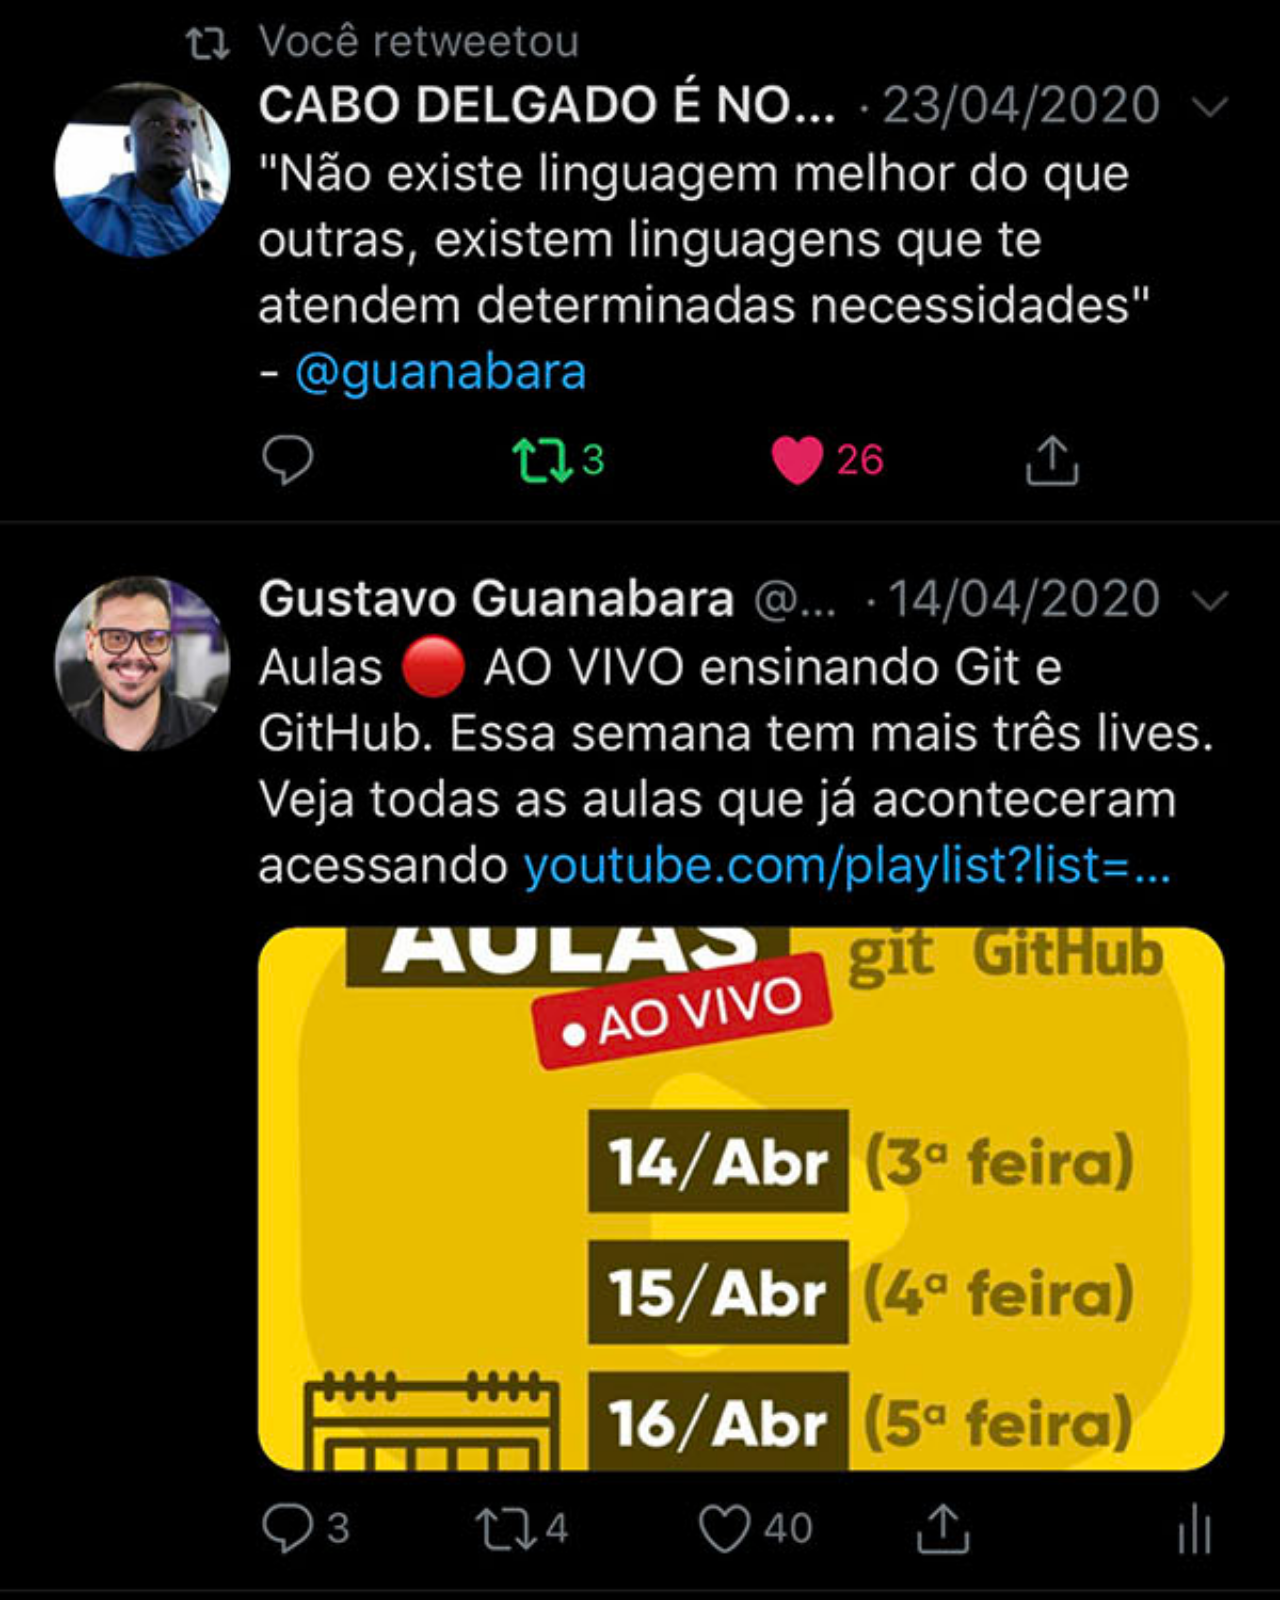
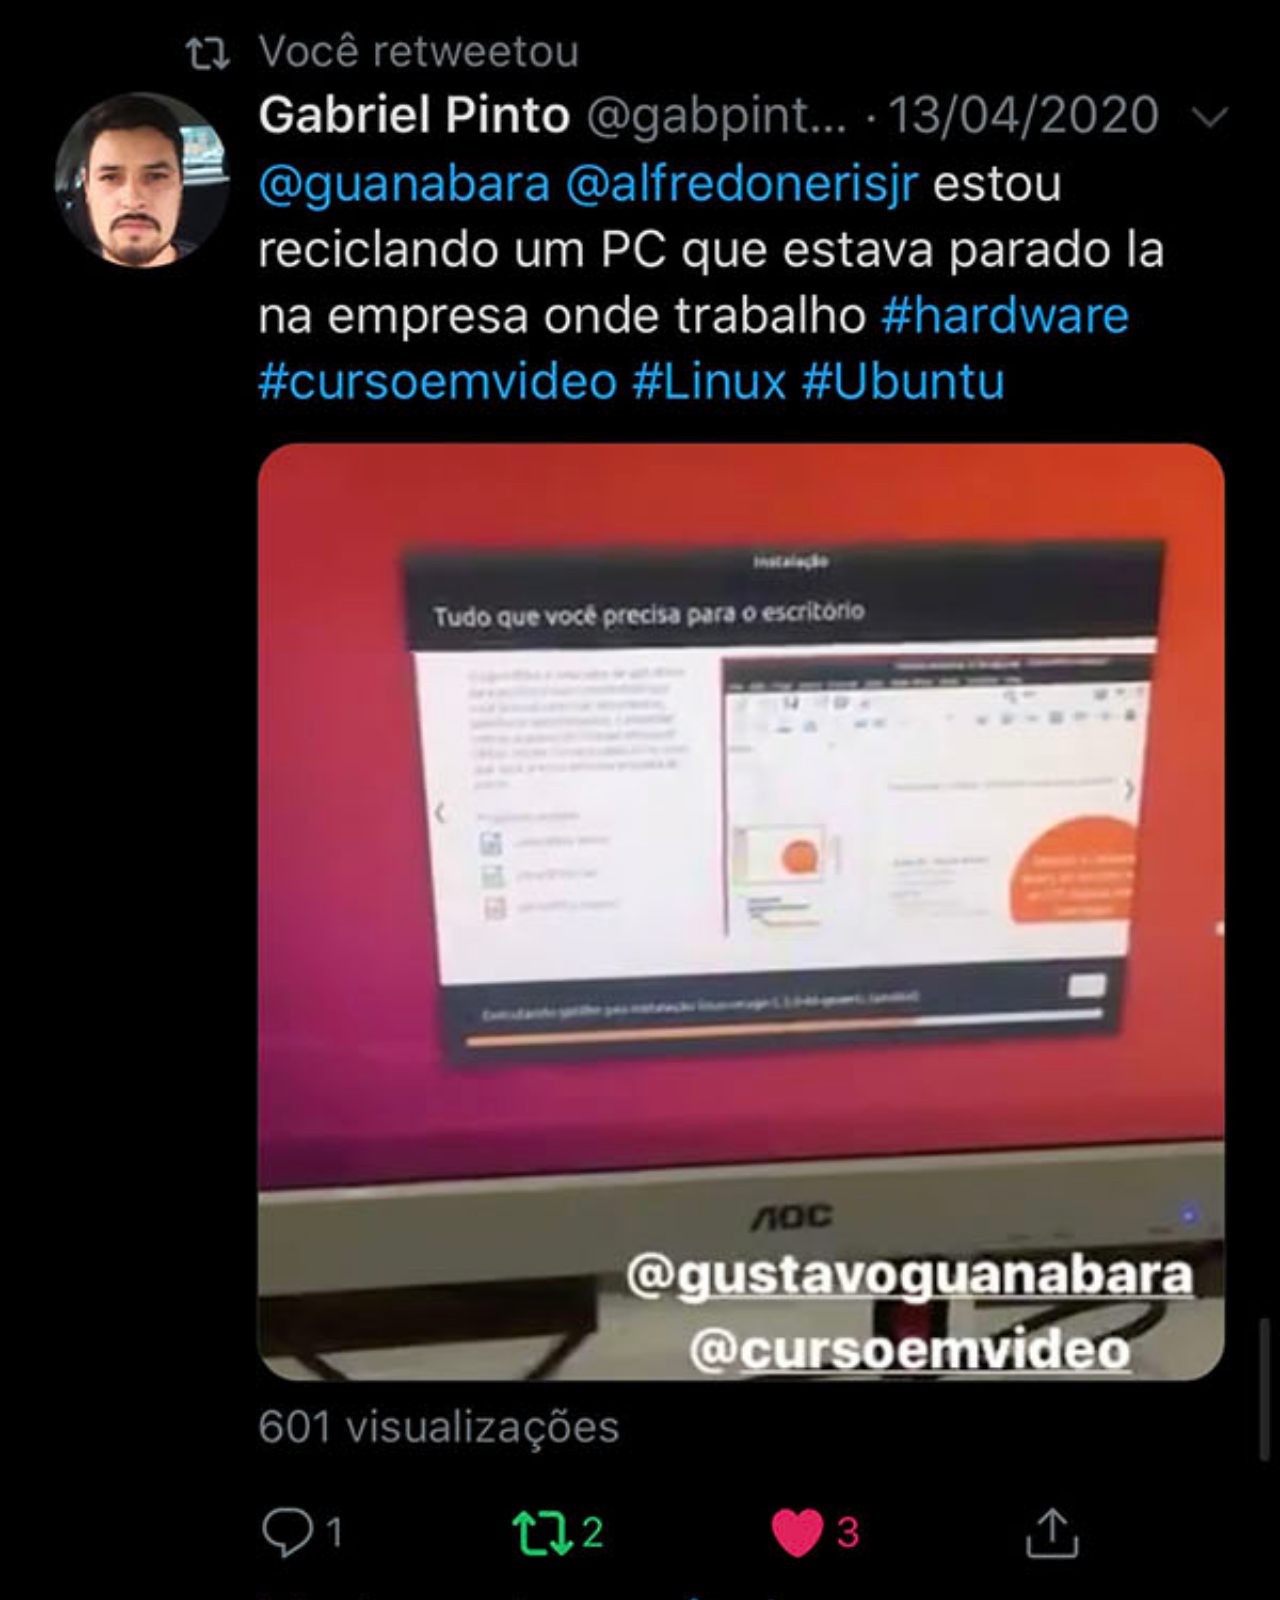
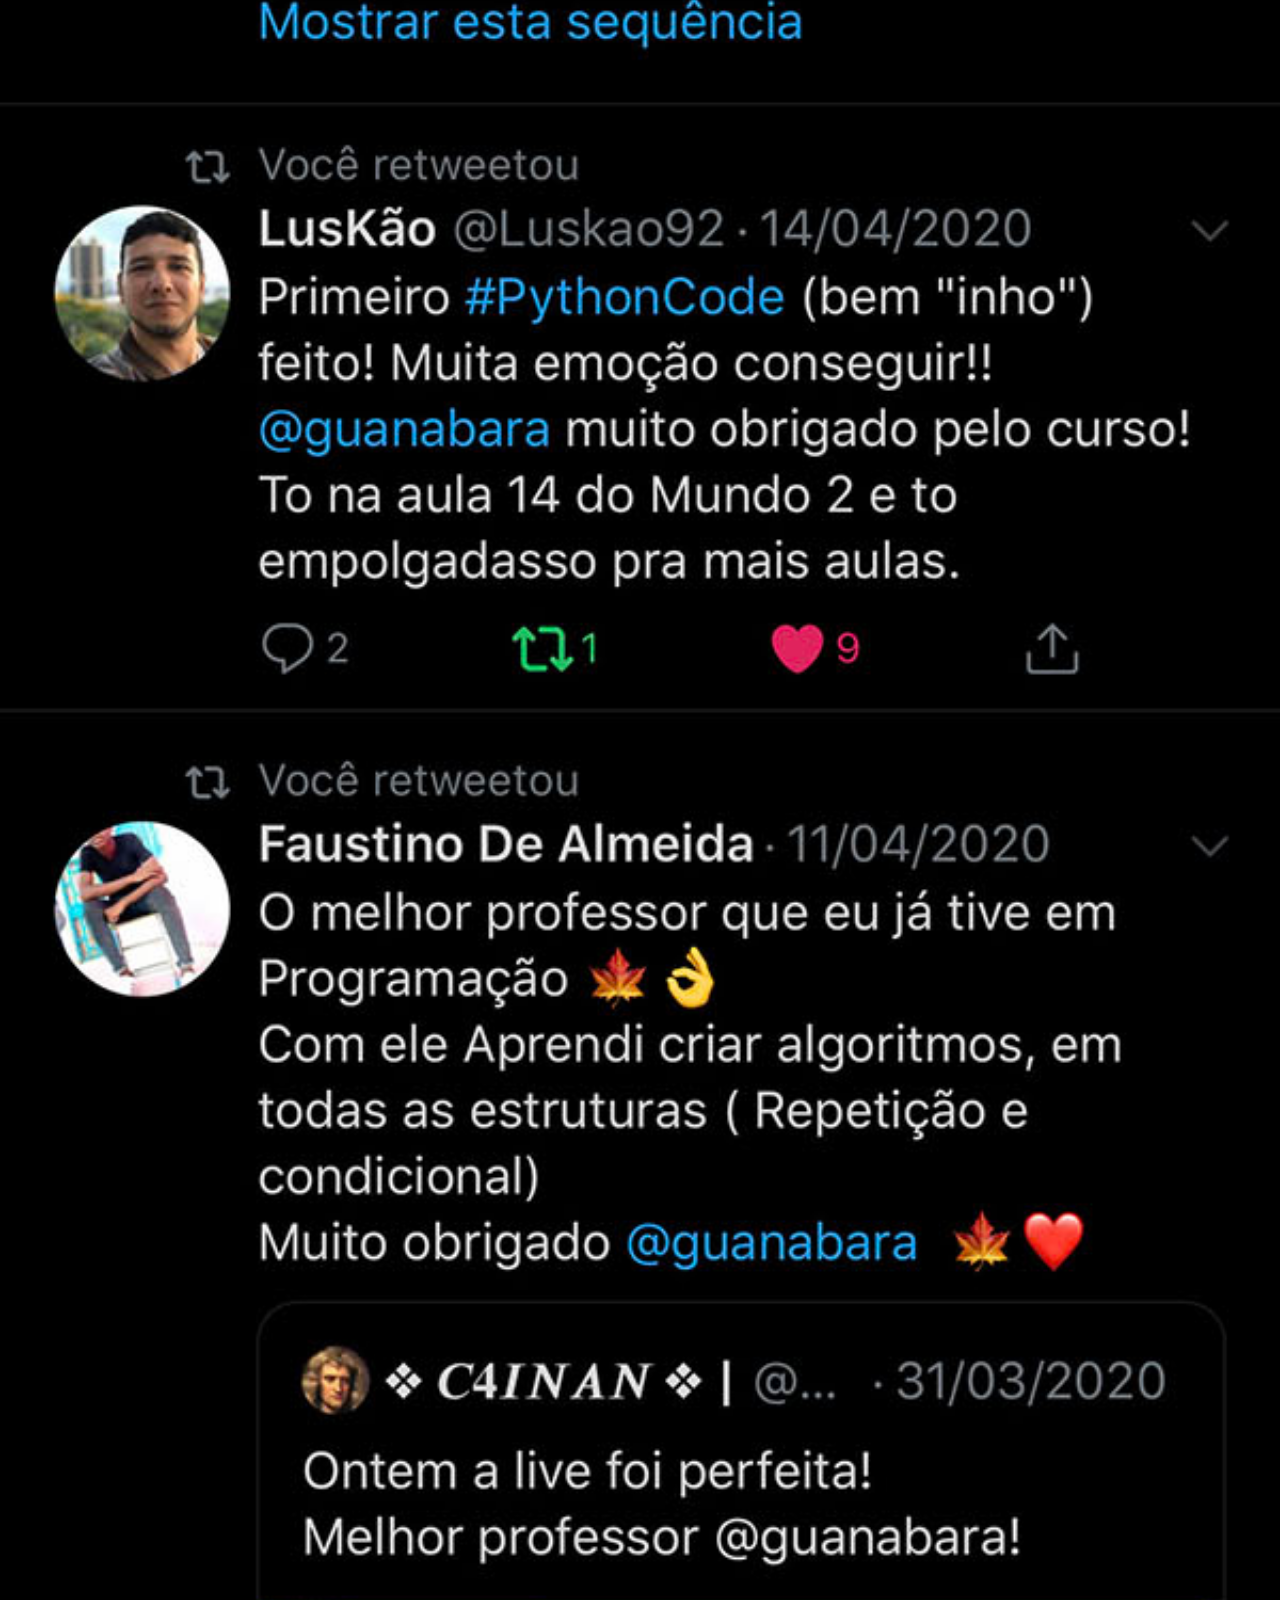
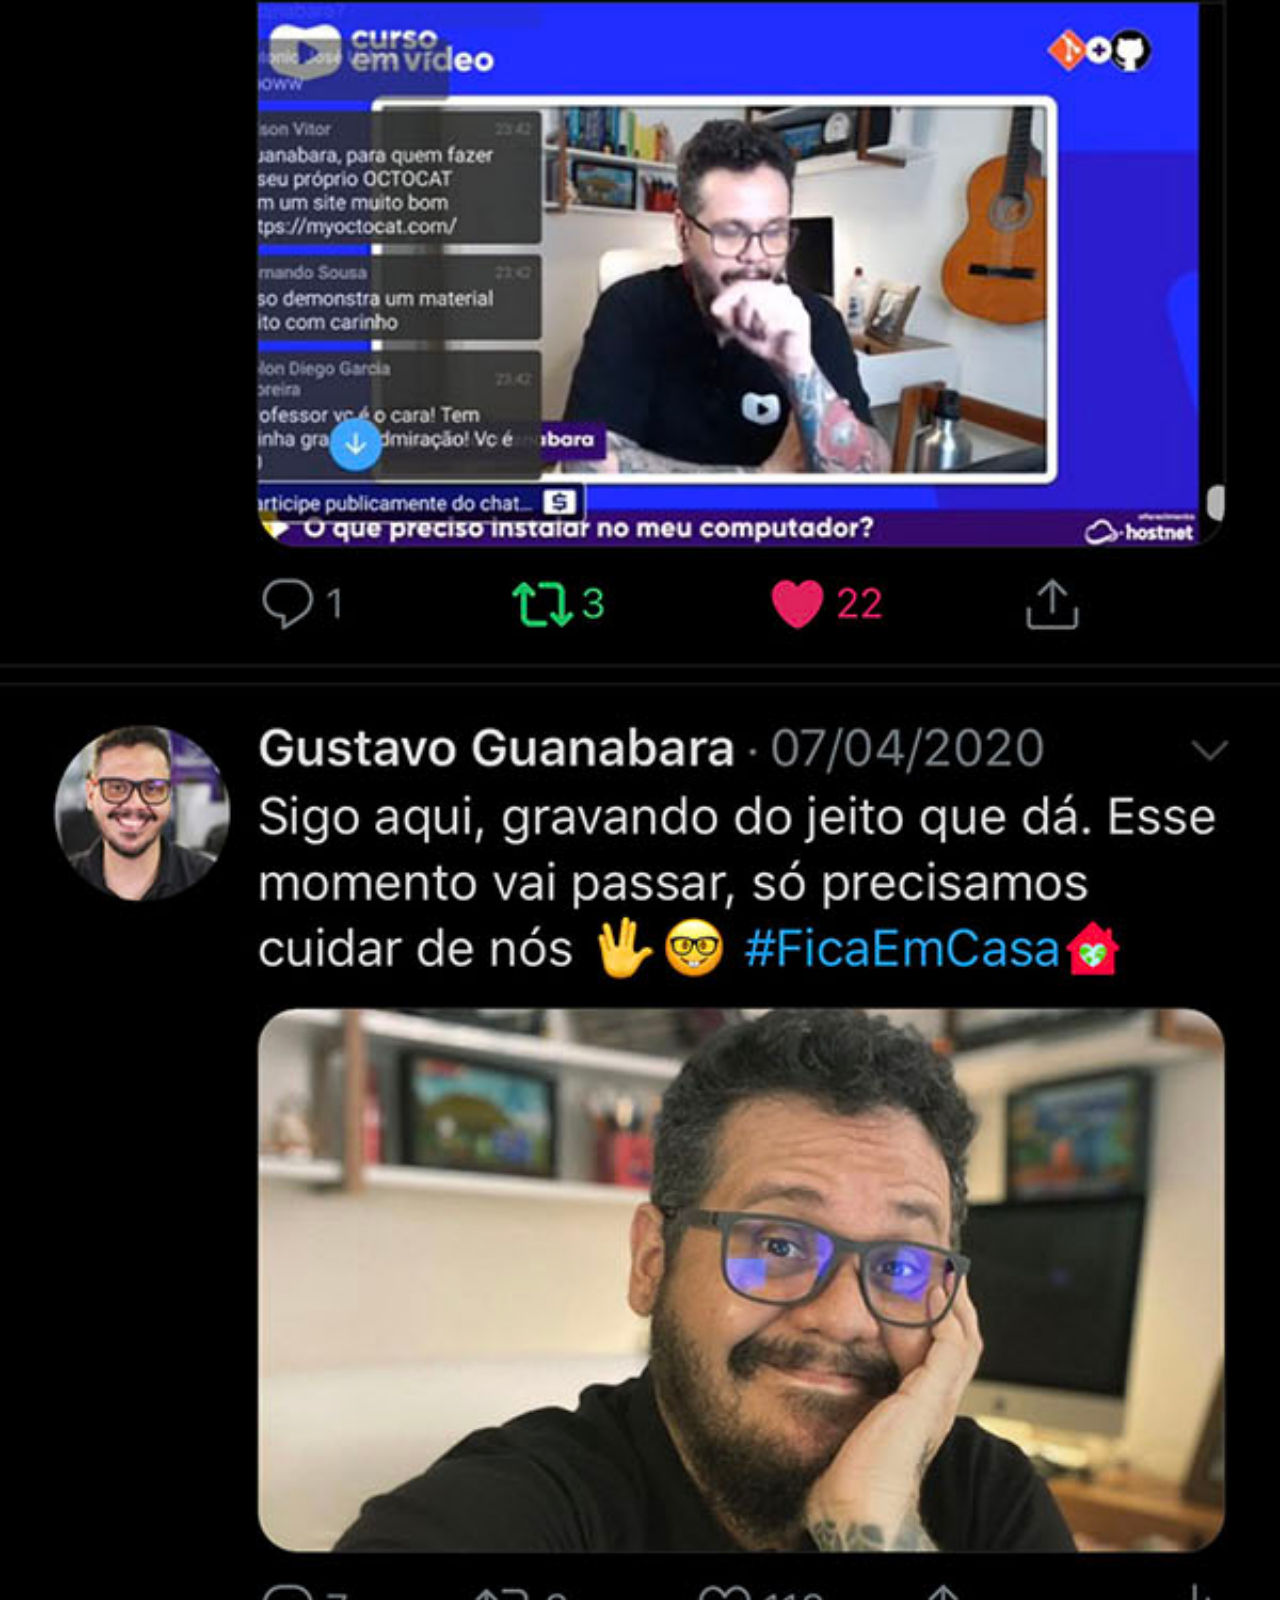
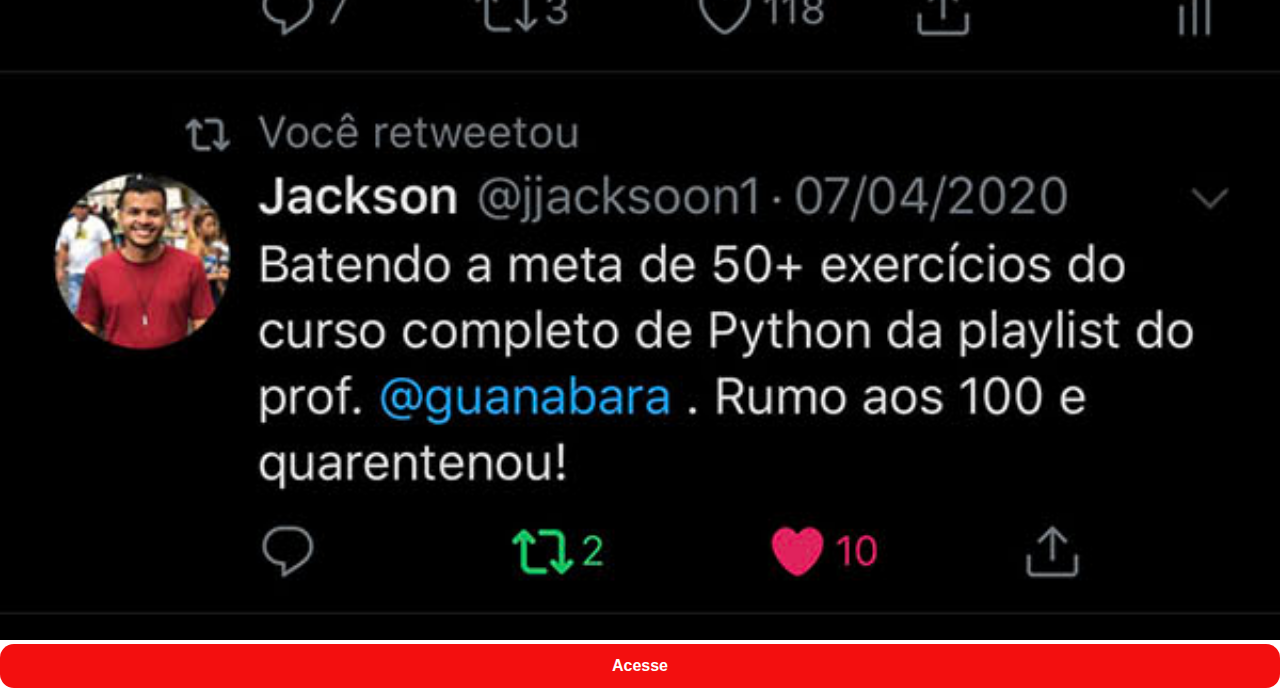
<file: twitter.html>
<!DOCTYPE html>
<html lang="en">
<head>
  <meta charset="UTF-8">
  <meta http-equiv="X-UA-Compatible" content="IE=edge">
  <meta name="viewport" content="width=device-width, initial-scale=1.0">
  <title>Twitter</title>
  <link rel="stylesheet" href="estilos/social.css">
</head>
<body>
  <img src="imagens/tela-twitter.jpg" alt="Twitter">
  <a href="https://twitter.com/guanabara">Acesse</a>
</body>
</html>
</file>
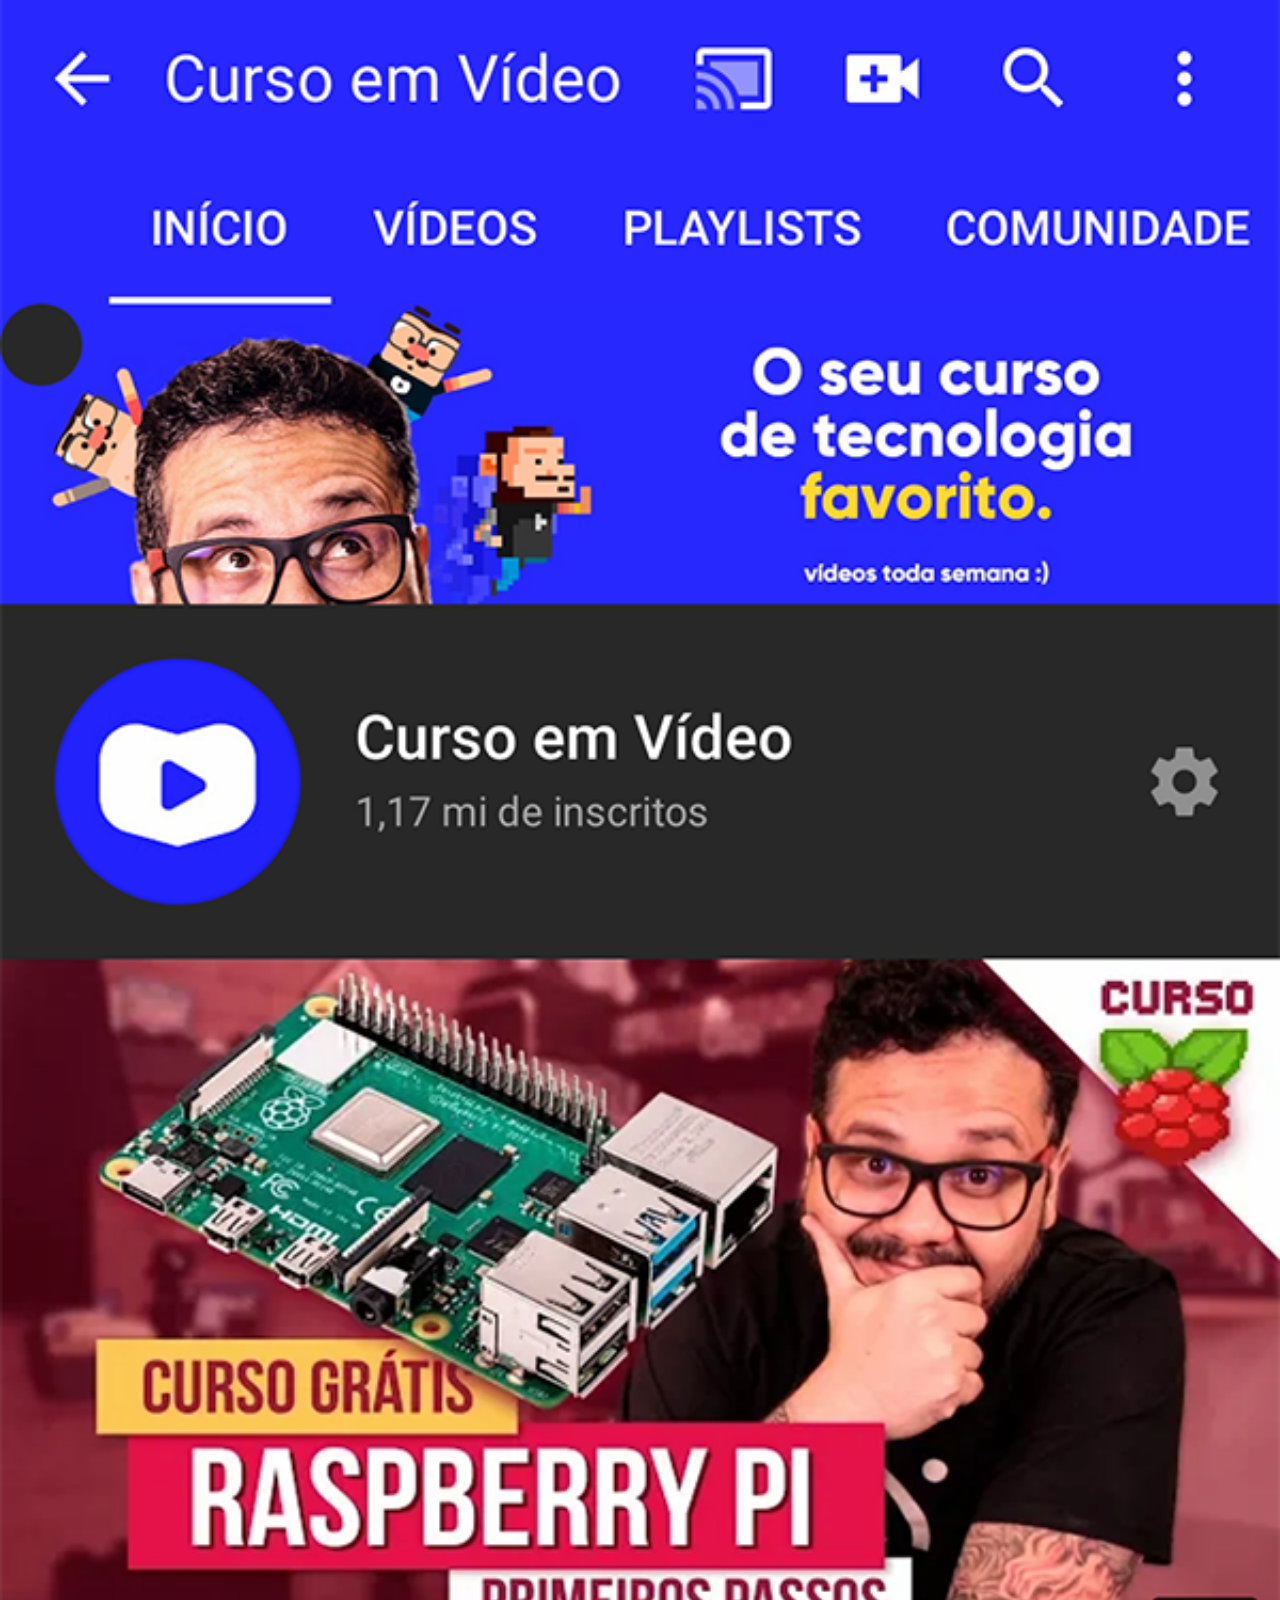
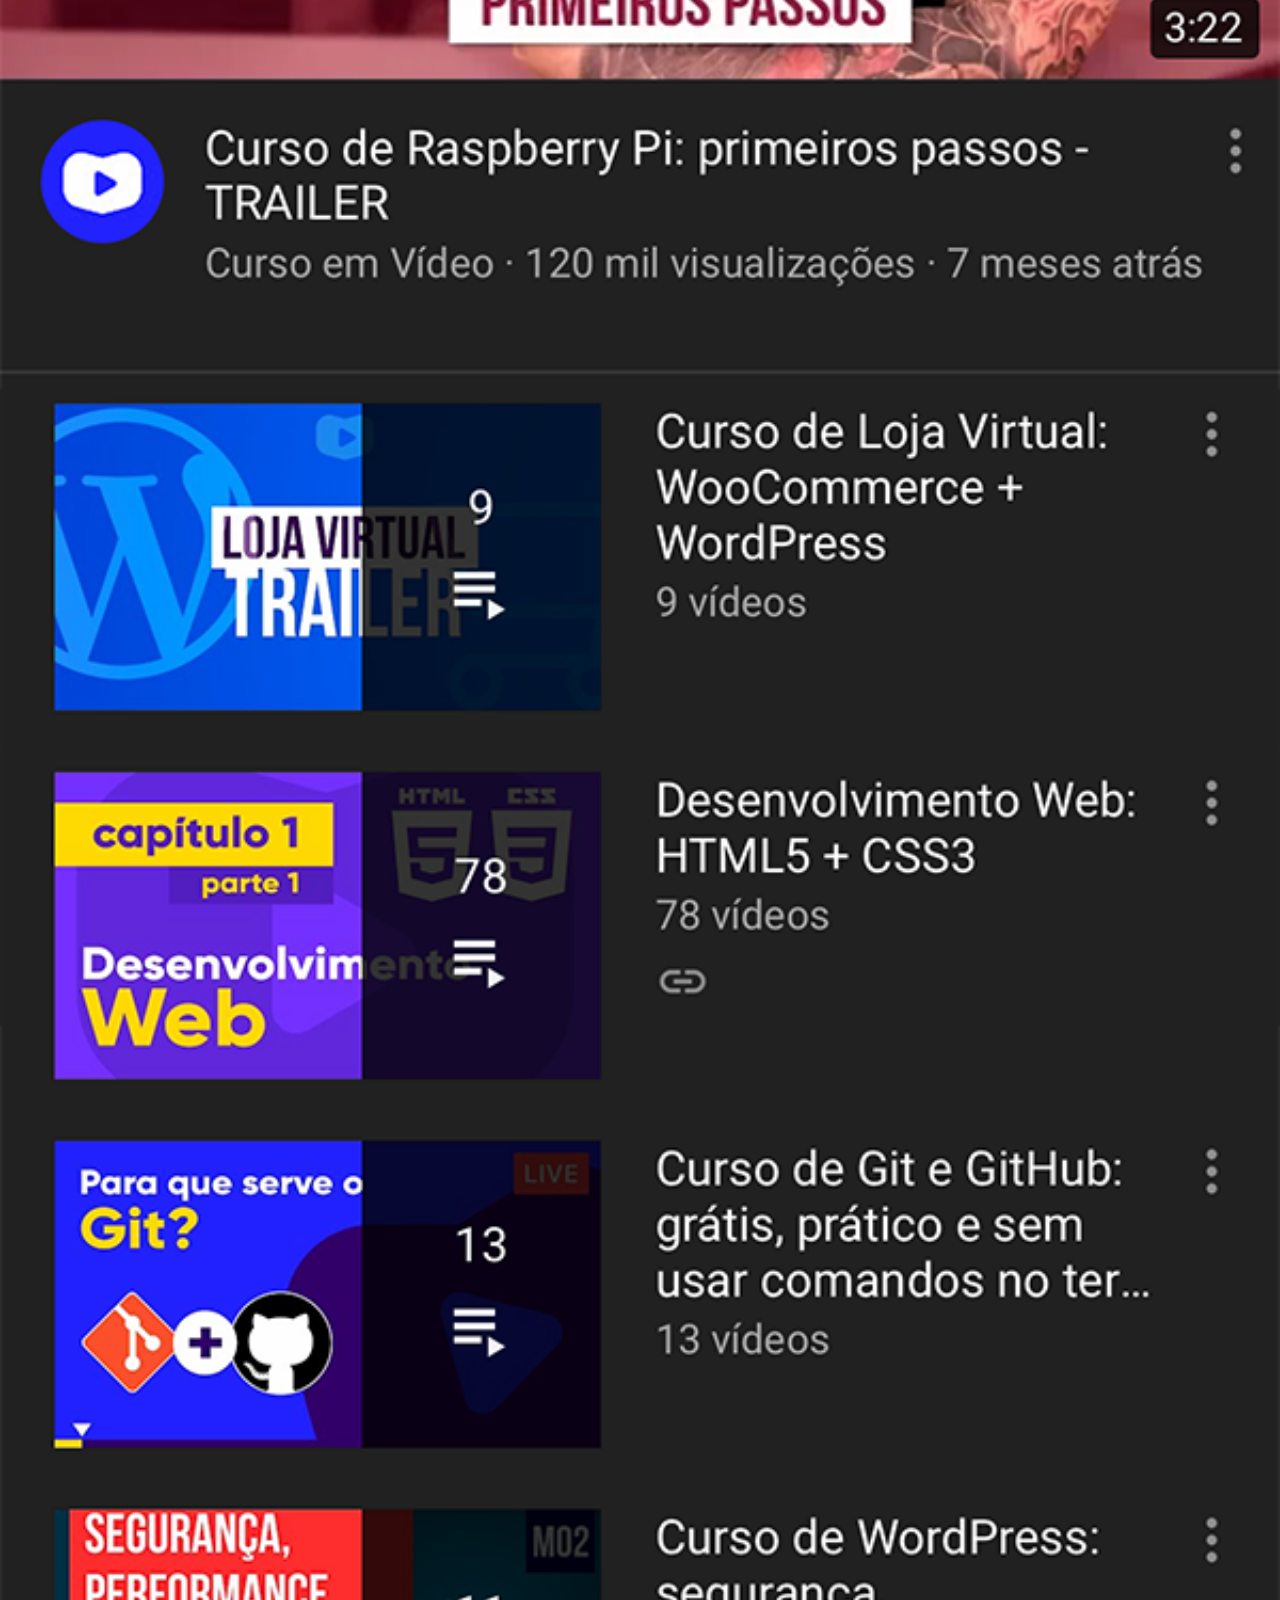
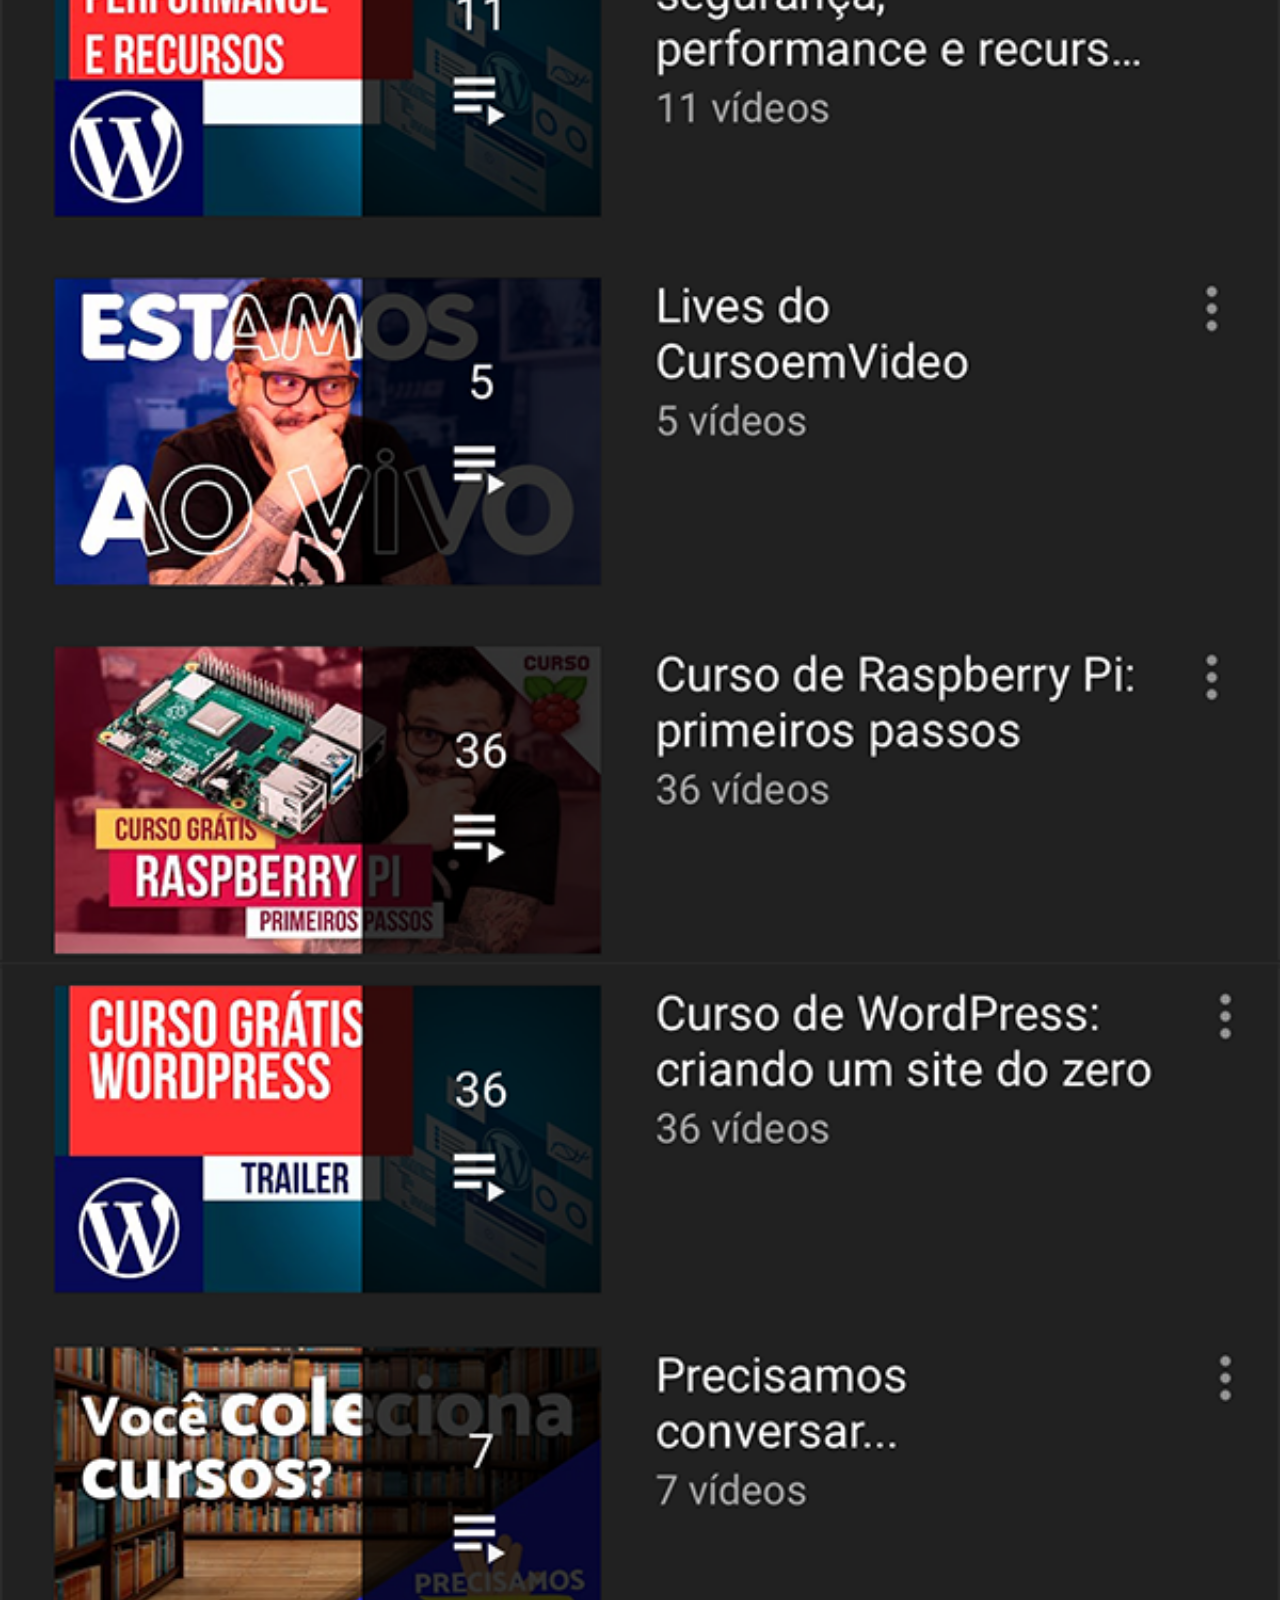
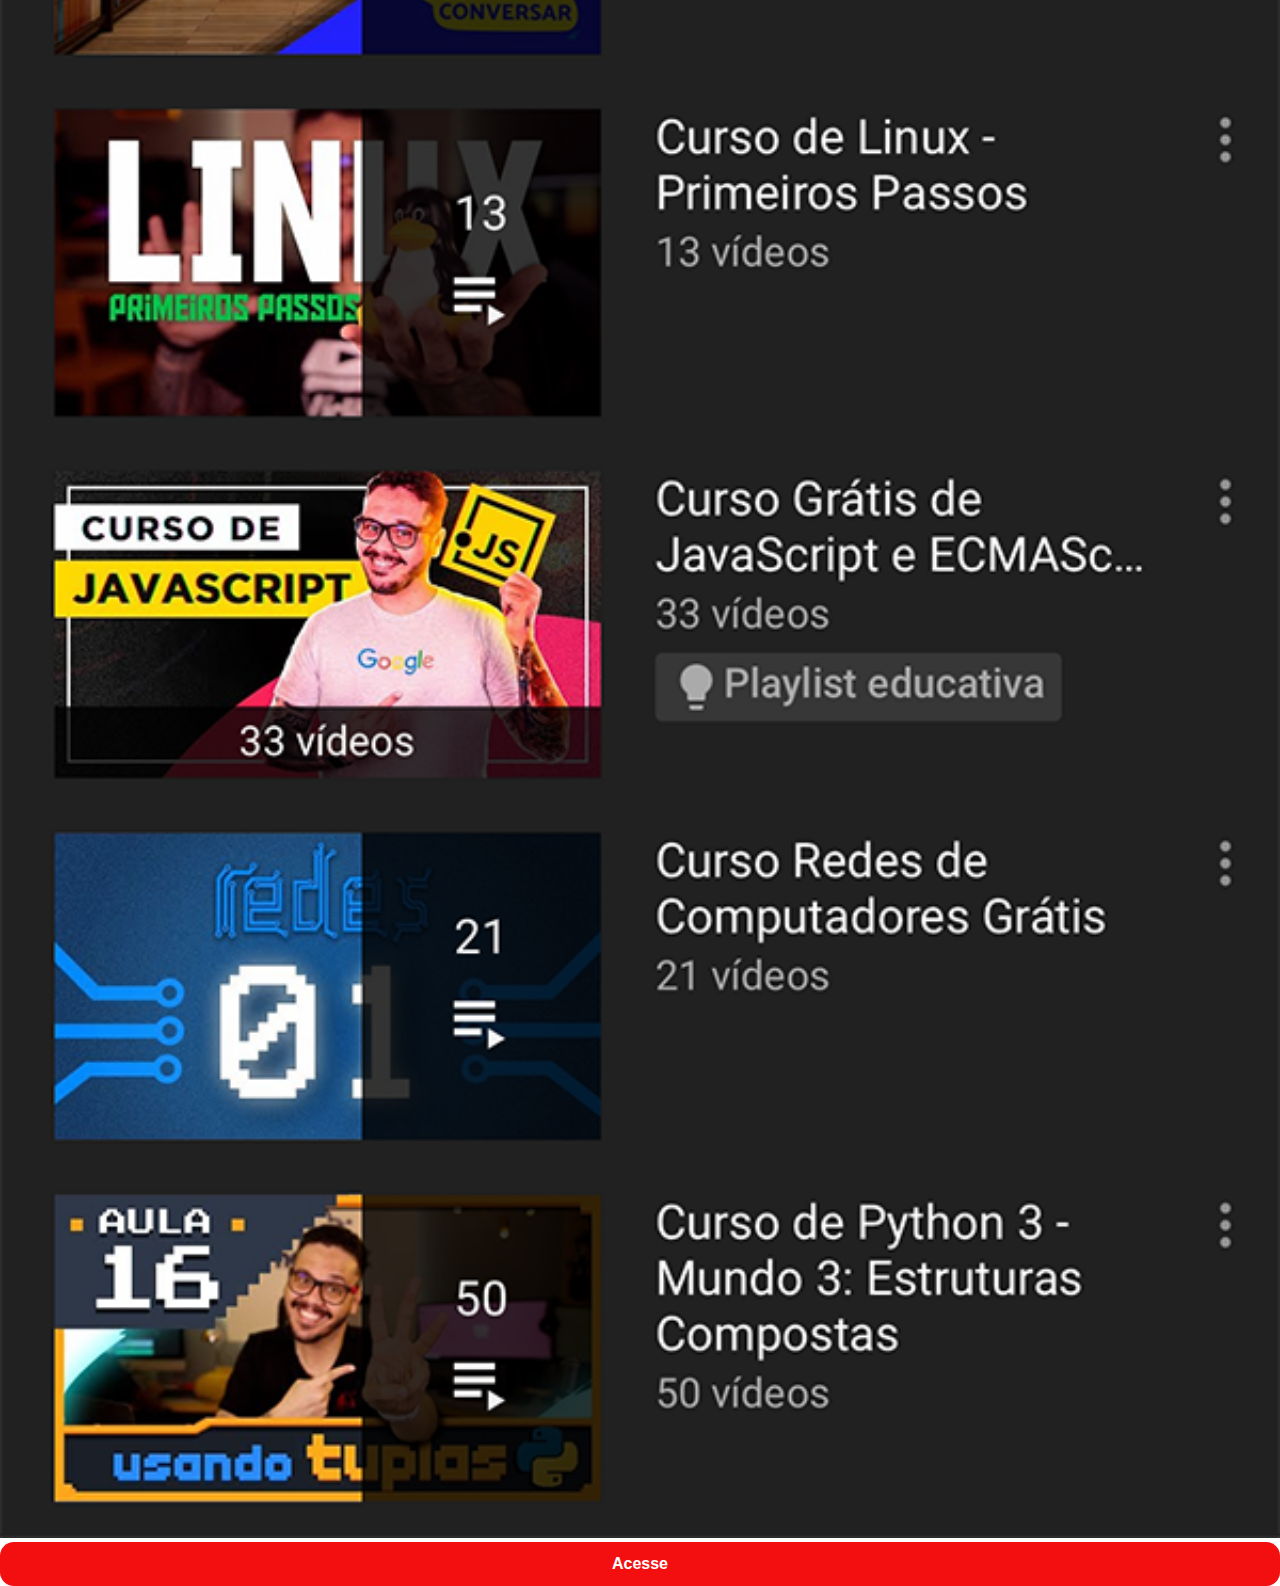
<file: youtube.html>
<!DOCTYPE html>
<html lang="en">
<head>
  <meta charset="UTF-8">
  <meta http-equiv="X-UA-Compatible" content="IE=edge">
  <meta name="viewport" content="width=device-width, initial-scale=1.0">
  <title>Youtube</title>
  <link rel="stylesheet" href="estilos/social.css">
</head>
<body>
  <img src="imagens/tela-youtube.png" alt="Youtube">
  <a href="https://www.youtube.com/@CursoemVideo/playlists" target="_blank">Acesse</a>
</body>
</html>
</file>
<file: estilos/style.css>
*{
  margin: 0px;
  padding: 0px;
  font-family: Arial, Helvetica, sans-serif;
}

html, body{
  height: 100vh;
  width: 100vw;
  background-color: #000000;
}

main{
  height: 100vh;
  position: relative;
 
}

body{
  background: url('../imagens/fundo-madeira.jpg') no-repeat top center;
  background-size: cover;
  
}

section#telefone{
  position: absolute;
  top: 50%;
  left: 50%;
  transform: translate(-50%, -50%);
  height: 627px;
  width: 311px;
  background: url('../imagens/frame-iphone.png')

}

section#redes-sociais img{

  width: 50px;
  margin: 10px;
  border-radius: 50%;
  box-shadow: 2px 2px 5px rgba(0, 0, 0, 0.527);
    
}
section#redes-sociais{
  text-align: right;
}

section#redes-sociais img:hover{                     /* aprimorar animações em CSS*/
    transform: translate(-2px, -2px);
    transition: 0.4s;
}

iframe#tela{
  position: relative;
  top: 80px;
  left: 22px;
  height: 471px;
  width: 267px;
  
  
}
</file>
<file: estilos/social.css>
*{
  padding: 0px;
  margin: 0px;
  font-family: Arial, Helvetica, sans-serif;
 
}

::-webkit-scrollbar {
  width: 0px;
  height: 0px;
}


img{
  width: 100vw;
       
}

a{
  display: block;                                     
  text-align: center;
  border-radius: 14px;
  background-color: rgba(243, 5, 5, 0.959);
  color: #ffff;
  font-weight: bolder;
  text-decoration: none;
  padding: 13px;
  

}

a:hover{
  background-color: rgba(255, 0, 0, 0.842);
}
</file>
